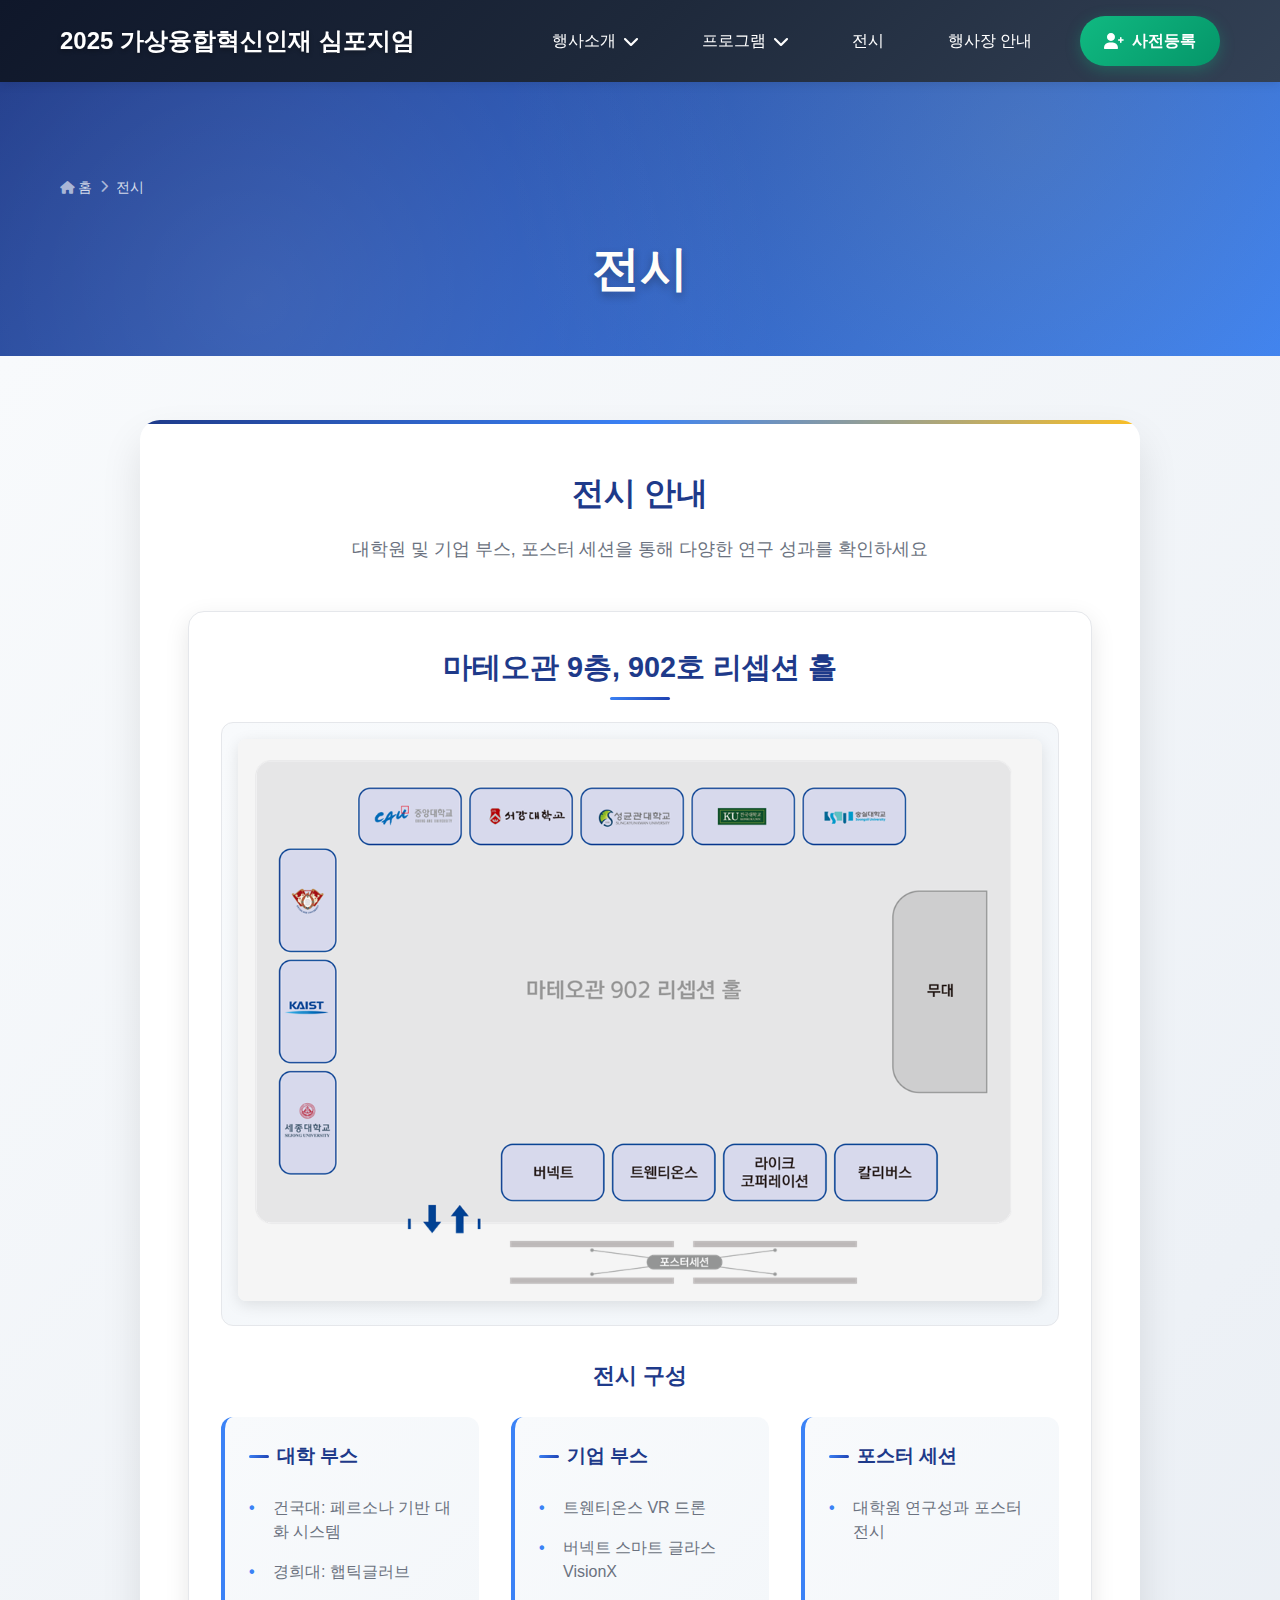
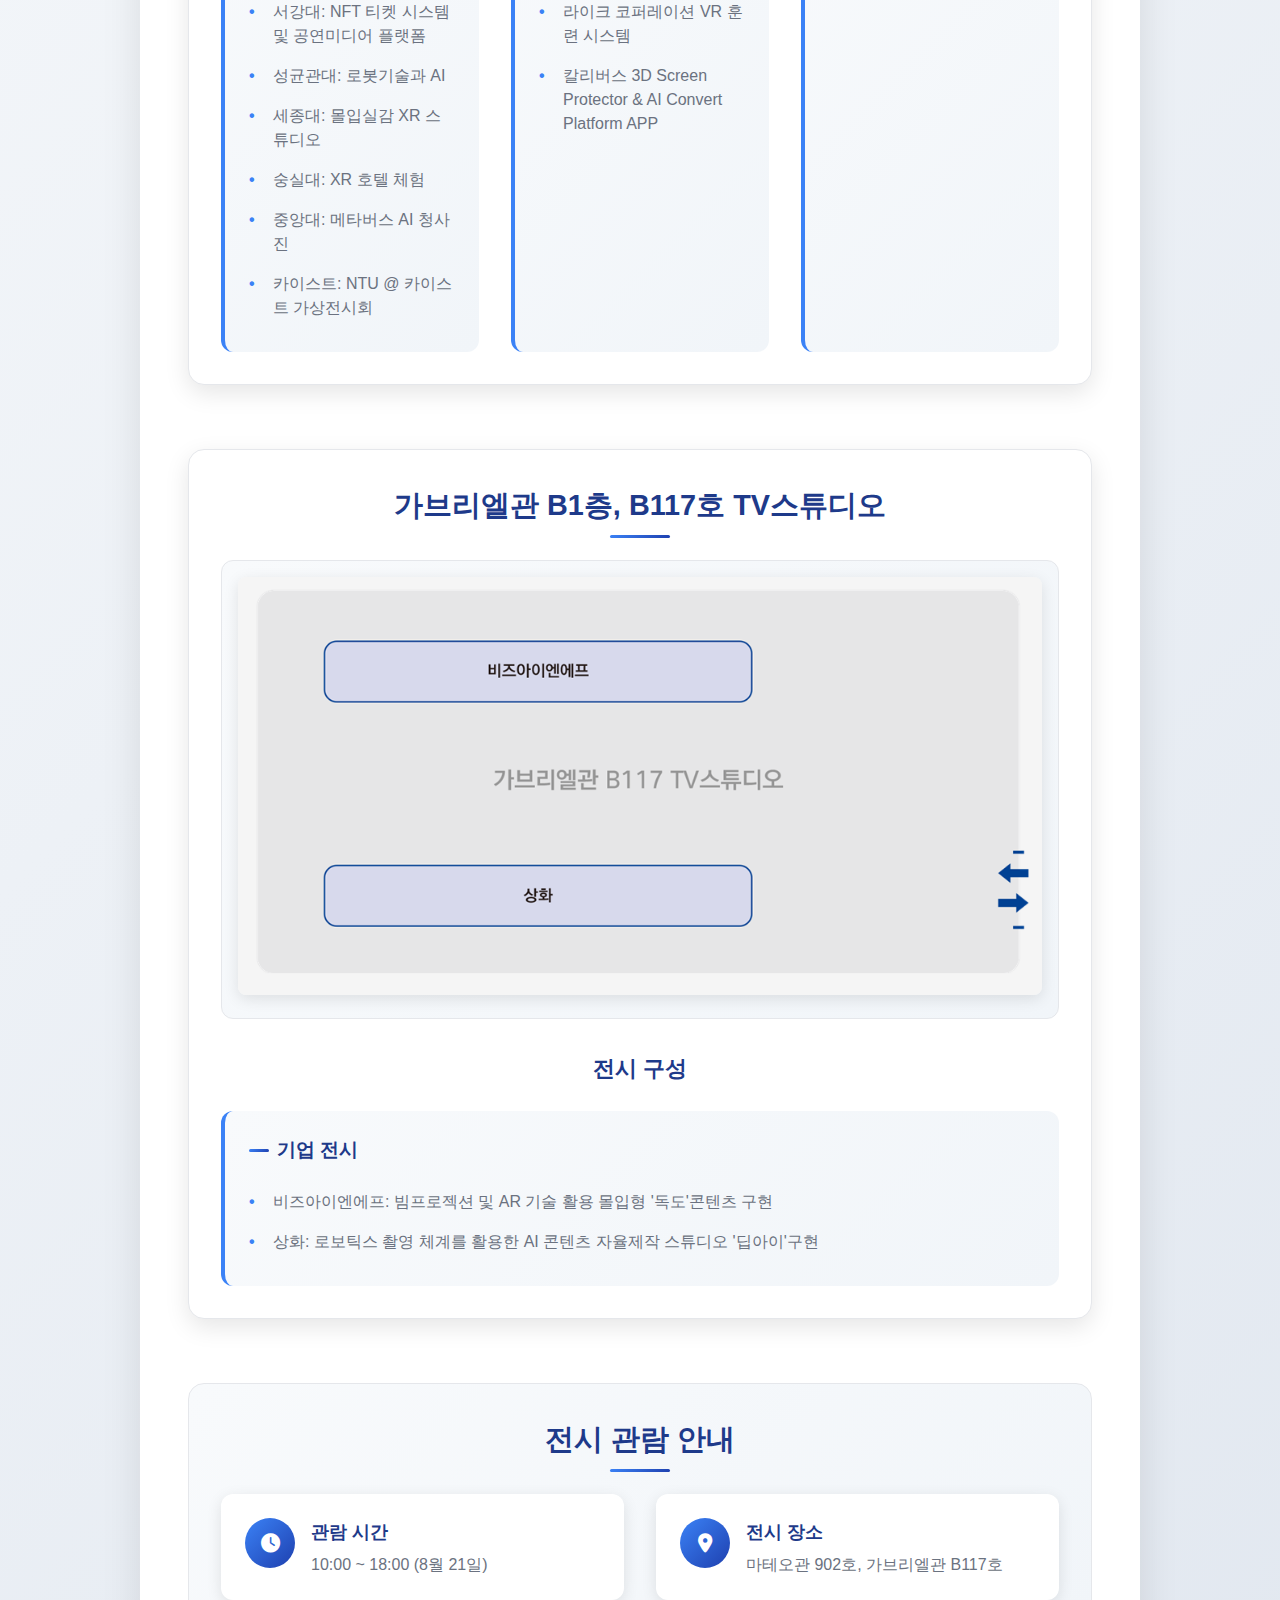
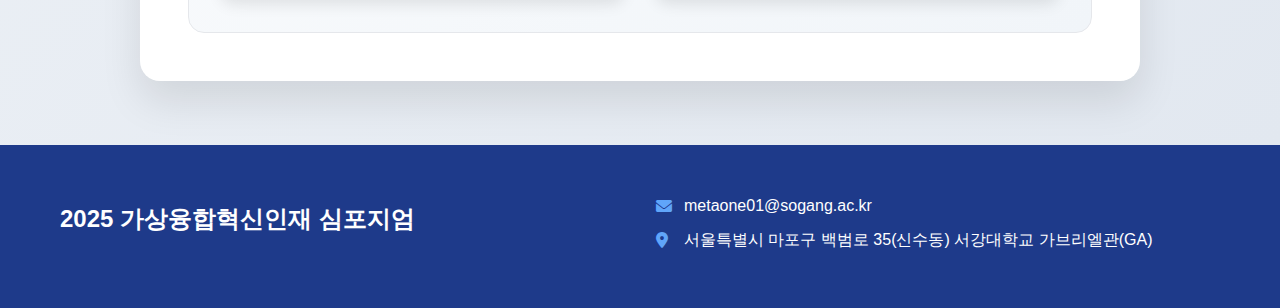
<file: exhibition.html>
<!DOCTYPE html>
<html lang="ko">
<head>
    <title>전시 - 2025 가상융합혁신인재 심포지엄</title>
    
    <!-- Page-specific meta tags -->
    <meta name="description" content="2025 가상융합혁신인재 심포지엄 전시 안내. 대학부스, 기업부스, 포스터세션 등 다양한 전시 프로그램">
    <meta name="keywords" content="2025, 가상융합, 혁신인재, 심포지엄, 전시, 대학부스, 기업부스, 포스터세션, VR, AR, AI">
    
    <!-- Open Graph / Facebook -->
    <meta property="og:title" content="전시 - 2025 가상융합혁신인재 심포지엄">
    <meta property="og:description" content="2025 가상융합혁신인재 심포지엄 전시 안내. 대학부스, 기업부스, 포스터세션 등 다양한 전시 프로그램">
    <meta property="og:url" content="http://vcgs-symposium.kr/exhibition.html">
    <meta property="og:image" content="http://vcgs-symposium.kr/img/main_banner1.png">
    
    <!-- Twitter -->
    <meta name="twitter:title" content="전시 - 2025 가상융합혁신인재 심포지엄">
    <meta name="twitter:description" content="2025 가상융합혁신인재 심포지엄 전시 안내. 대학부스, 기업부스, 포스터세션 등 다양한 전시 프로그램">
    <meta name="twitter:image" content="http://vcgs-symposium.kr/img/main_banner1.png">
    
    <!-- Canonical URL -->
    <link rel="canonical" href="http://vcgs-symposium.kr/exhibition.html">
    <link rel="stylesheet" href="styles.css">
    <link rel="stylesheet" href="program-detail.css">
    <link rel="stylesheet" href="exhibition.css">
    <link href="https://fonts.googleapis.com/css2?family=Noto+Sans+KR:wght@300;400;500;600;700&family=Noto+Sans:wght@300;400;500;600;700&display=swap" rel="stylesheet">
    <link rel="stylesheet" href="https://cdnjs.cloudflare.com/ajax/libs/font-awesome/6.0.0/css/all.min.css">
</head>
<body>
    <!-- Header Container -->
    <div id="header-container"></div>

    <!-- Page Header -->
    <section class="page-header">
        <div class="container">
            <nav class="breadcrumb">
                <a href="index.html"><i class="fas fa-home"></i> 홈</a>
                <i class="fas fa-chevron-right"></i>
                <span>전시</span>
            </nav>
            <h1 class="page-title">전시</h1>
        </div>
    </section>

    <!-- Main Content -->
    <section class="main-content">
        <div class="container">
            <div class="content-card">
                <div class="content-header">
                    <h2>전시 안내</h2>
                    <p>대학원 및 기업 부스, 포스터 세션을 통해 다양한 연구 성과를 확인하세요</p>
                </div>
                
                <!-- Exhibition Maps -->
                <div class="exhibition-maps">
                    <!-- Map 1: 마테오관 902 리셉션 홀 -->
                    <div class="map-section">
                        <h3 class="map-title">마테오관 9층, 902호 리셉션 홀</h3>
                        <div class="map-container">
                            <img src="img/map1.png" alt="마테오관 902 리셉션 홀 전시 안내도" class="exhibition-map">
                        </div>
                        <div class="map-description">
                            <h4>전시 구성</h4>
                            <div class="exhibition-info">
                                <div class="info-section">
                                    <h5>대학 부스</h5>
                                    <ul>
                                        <li>건국대: 페르소나 기반 대화 시스템</li>
                                        <li>경희대: 햅틱글러브</li>
                                        <li>서강대: NFT 티켓 시스템 및 공연미디어 플랫폼</li>
                                        <li>성균관대: 로봇기술과 AI</li>
                                        <li>세종대: 몰입실감 XR 스튜디오</li>
                                        <li>숭실대: XR 호텔 체험</li>
                                        <li>중앙대: 메타버스 AI 청사진</li>
                                        <li>카이스트: NTU @ 카이스트 가상전시회</li>
                                    </ul>
                                </div>
                                <div class="info-section">
                                    <h5>기업 부스</h5>
                                    <ul>
                                        <li>트웬티온스 VR 드론</li>
                                        <li>버넥트 스마트 글라스 VisionX</li>
                                        <li>라이크 코퍼레이션 VR 훈련 시스템</li>
                                        <li>칼리버스 3D Screen Protector & AI Convert Platform APP</li>
                                    </ul>
                                </div>
                                <div class="info-section">
                                    <h5>포스터 세션</h5>
                                    <ul>
                                        <li>대학원 연구성과 포스터 전시</li>
                                    </ul>
                                </div>
                            </div>
                        </div>
                    </div>

                    <!-- Map 2: 가브리엘관 B117 TV스튜디오 -->
                    <div class="map-section">
                        <h3 class="map-title">가브리엘관 B1층, B117호 TV스튜디오</h3>
                        <div class="map-container">
                            <img src="img/map2.png" alt="가브리엘관 B117 TV스튜디오 전시 안내도" class="exhibition-map">
                        </div>
                        <div class="map-description">
                            <h4>전시 구성</h4>
                            <div class="exhibition-info">
                                <div class="info-section">
                                    <h5>기업 전시</h5>
                                    <ul>
                                        <li>비즈아이엔에프: 빔프로젝션 및 AR 기술 활용 몰입형 '독도'콘텐츠 구현</li>
                                        <li>상화: 로보틱스 촬영 체계를 활용한 AI 콘텐츠 자율제작 스튜디오 '딥아이'구현</li>
                                    </ul>
                                </div>
                            </div>
                        </div>
                    </div>
                </div>

                <!-- Exhibition Guide -->
                <div class="exhibition-guide">
                    <h3 class="guide-title">전시 관람 안내</h3>
                    <div class="guide-content">
                        <div class="guide-item">
                            <div class="guide-icon">
                                <i class="fas fa-clock"></i>
                            </div>
                            <div class="guide-text">
                                <h4>관람 시간</h4>
                                <p>10:00 ~ 18:00 (8월 21일)</p>
                            </div>
                        </div>
                        <div class="guide-item">
                            <div class="guide-icon">
                                <i class="fas fa-map-marker-alt"></i>
                            </div>
                            <div class="guide-text">
                                <h4>전시 장소</h4>
                                <p>마테오관 902호, 가브리엘관 B117호</p>
                            </div>
                        </div>
                    </div>
                </div>
            </div>
        </div>
    </section>

    <!-- Footer -->
    <div id="footer-container"></div>

    <script src="https://code.jquery.com/jquery-3.6.0.min.js"></script>
    <script src="script.js"></script>
</body>
</html>
</file>
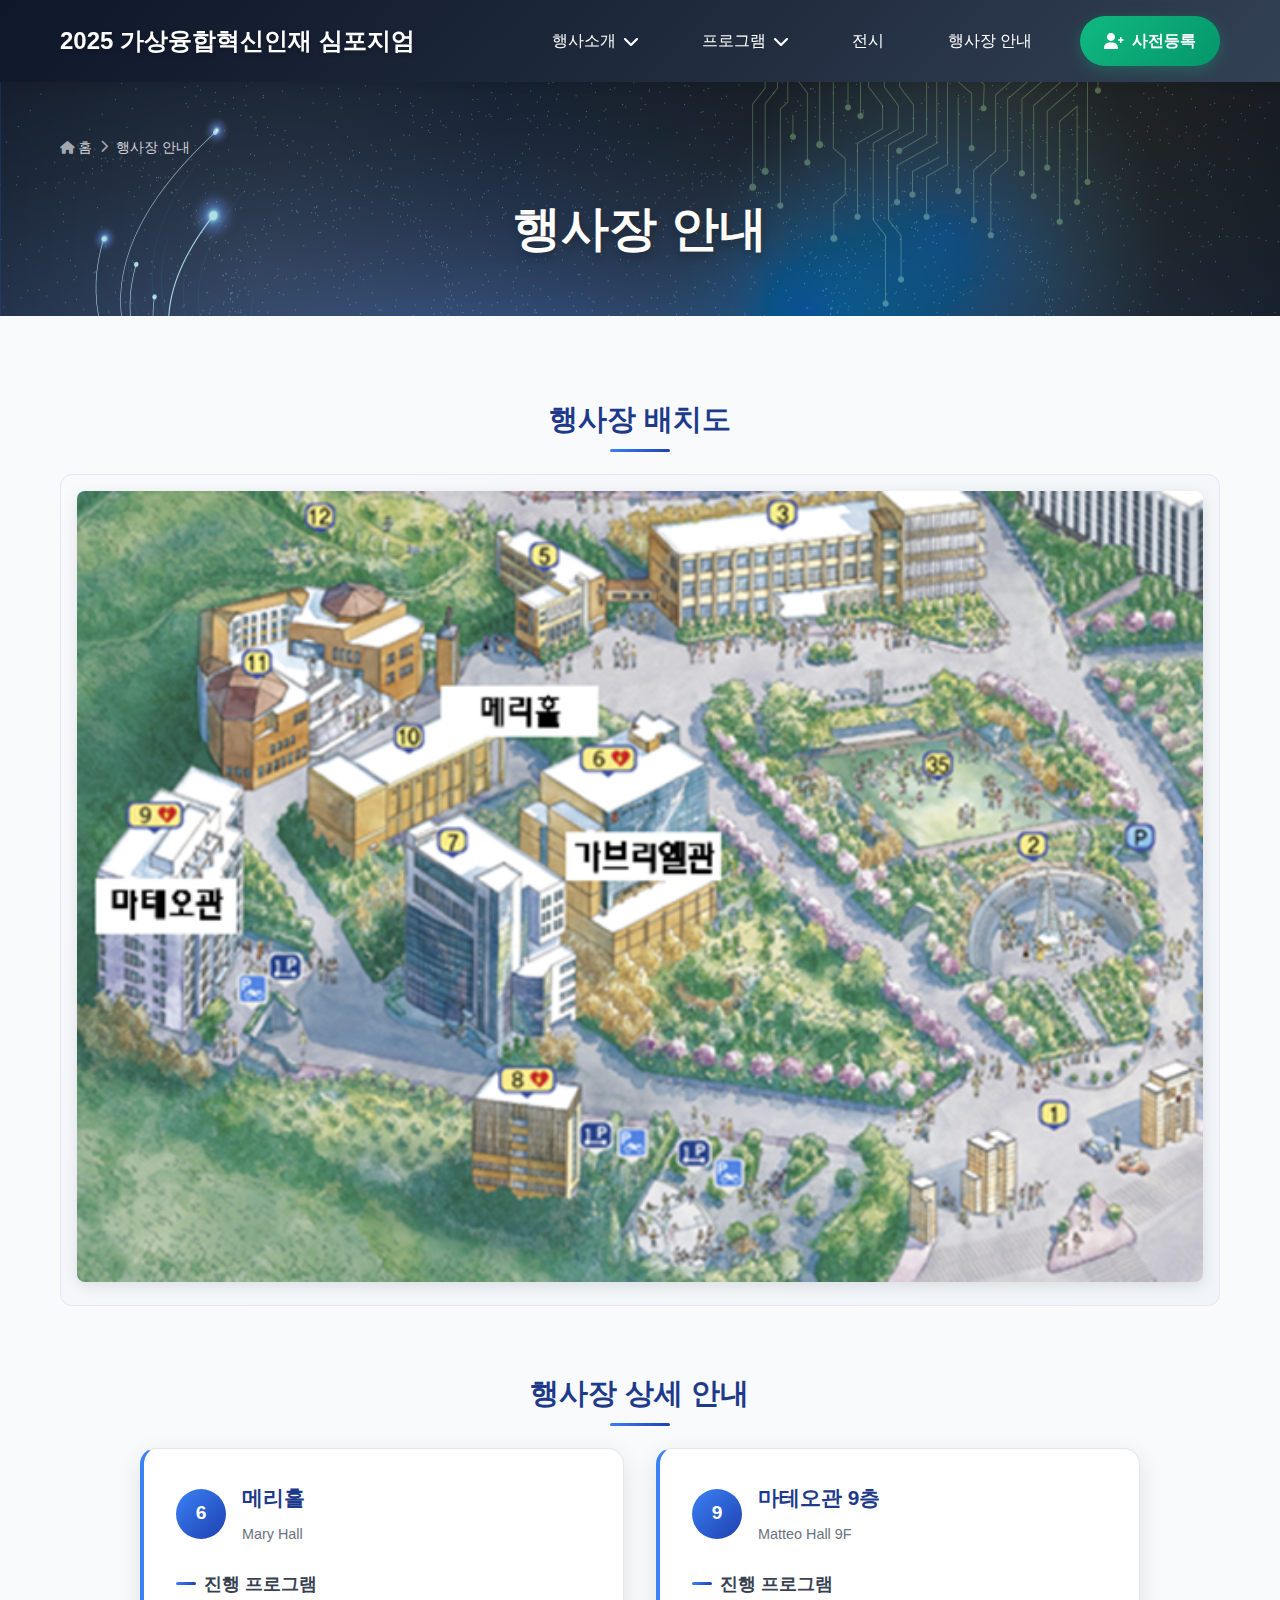
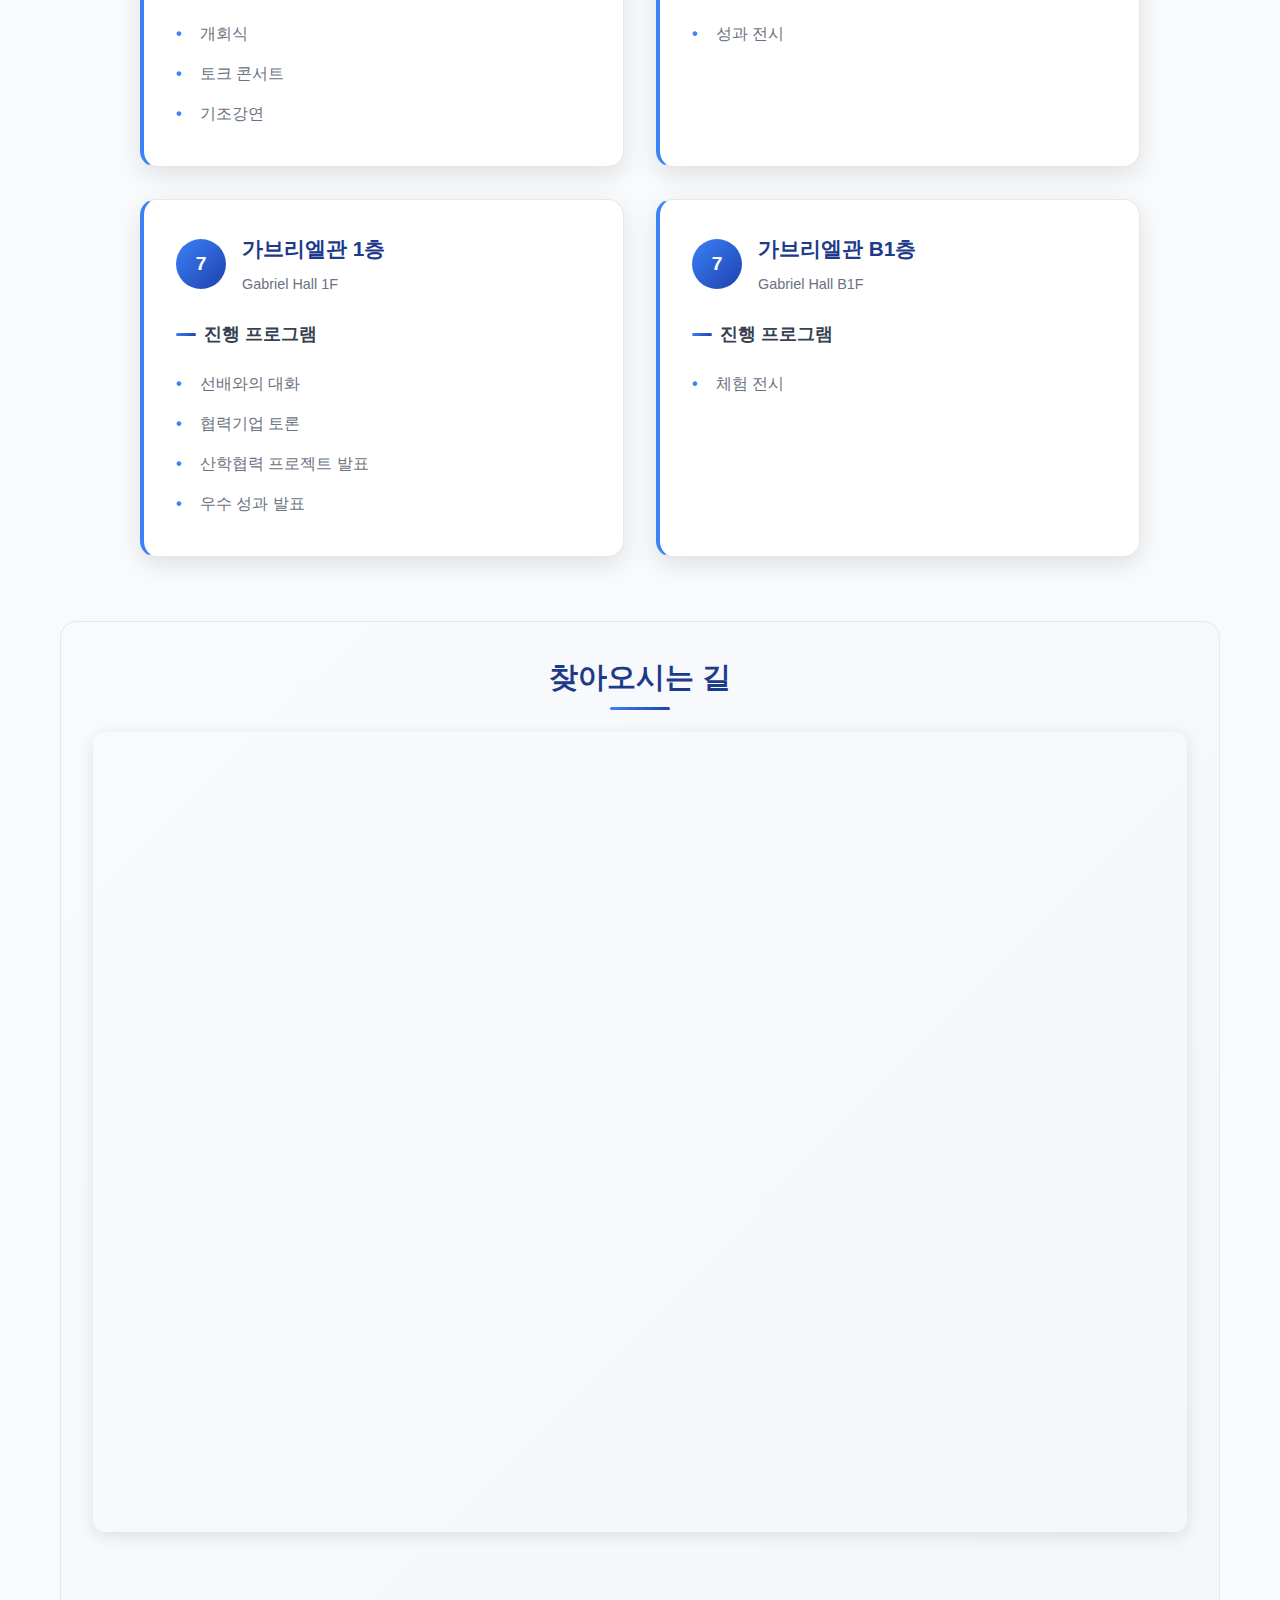
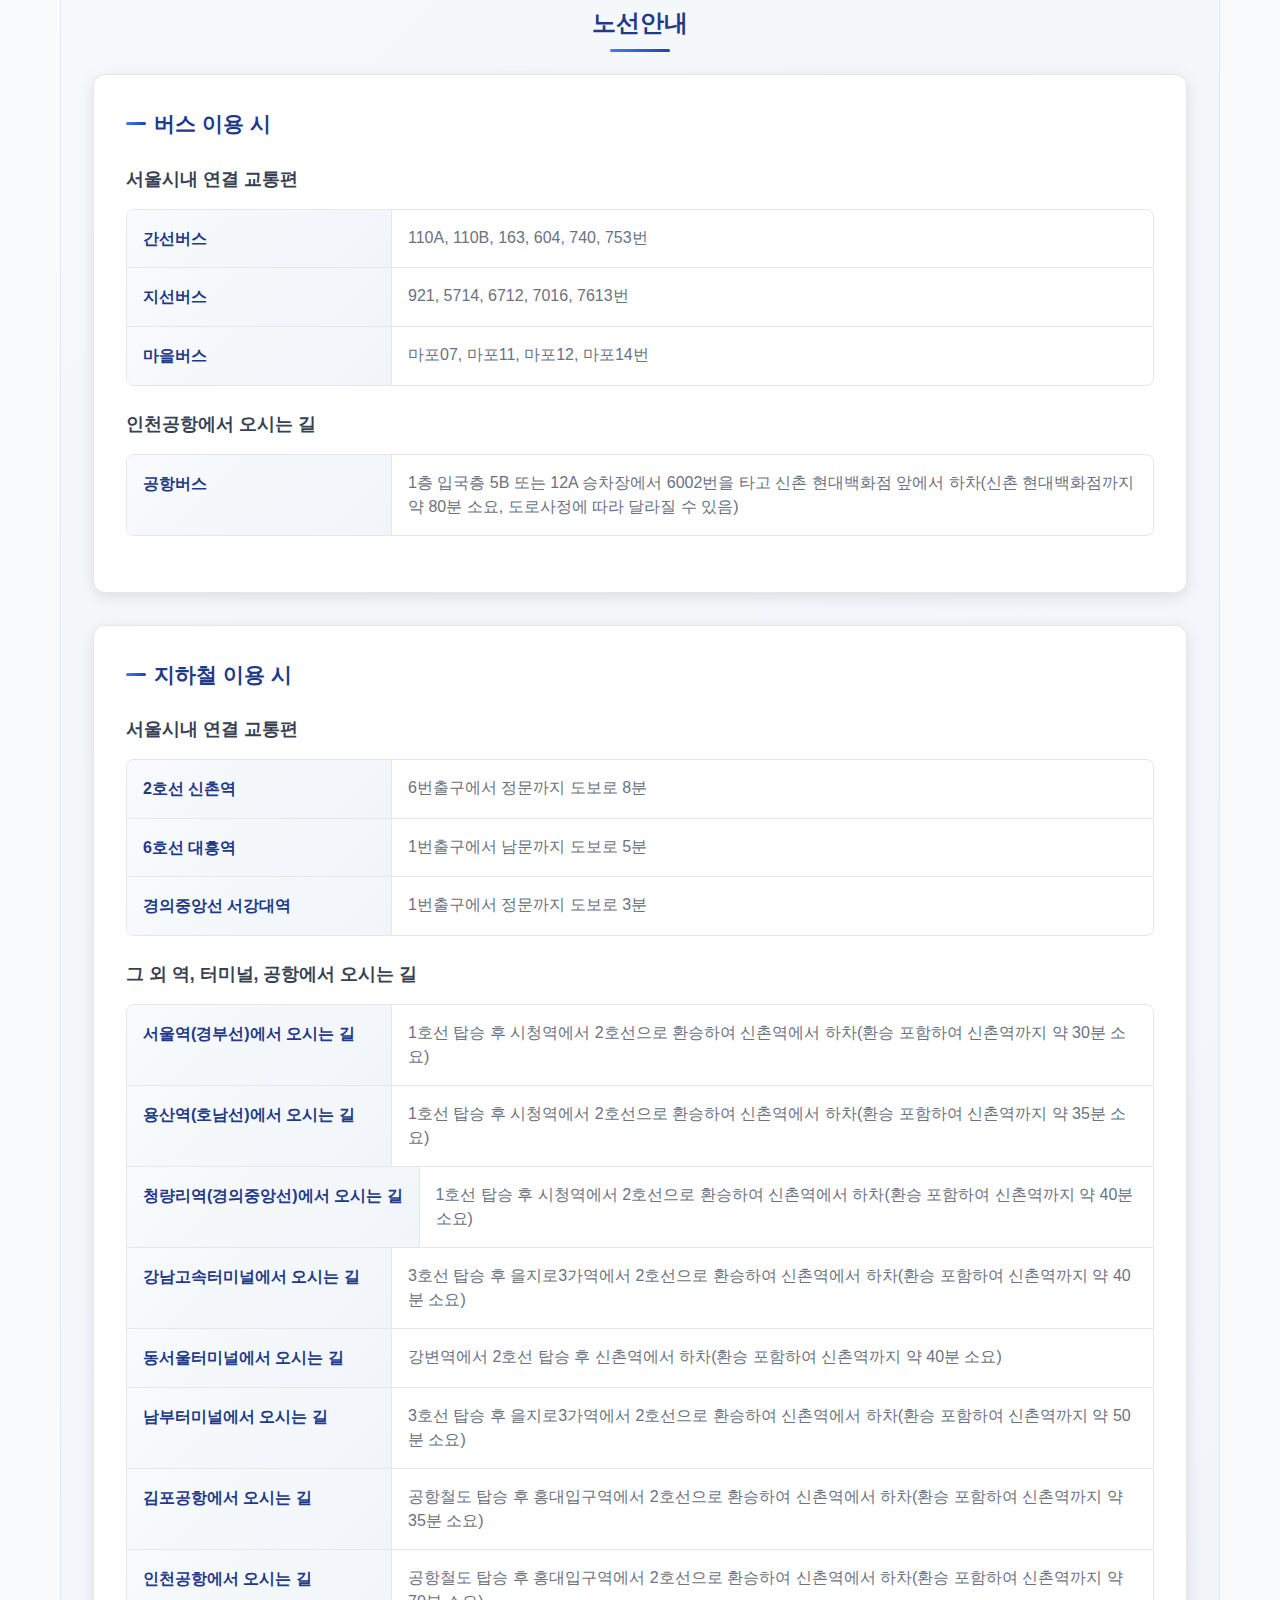
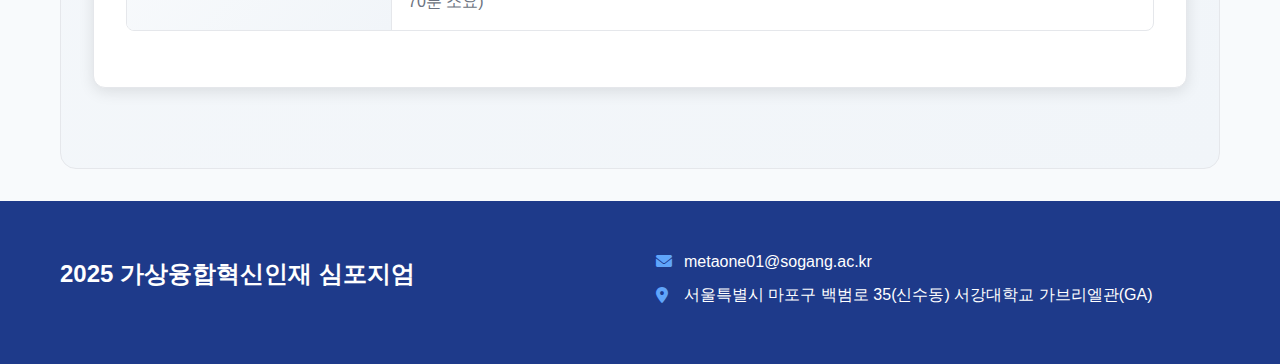
<file: venue.html>
<!DOCTYPE html>
<html lang="ko">
<head>
    <meta charset="UTF-8">
    <meta name="viewport" content="width=device-width, initial-scale=1.0">
    <title>행사장 안내 - 2025 가상융합혁신인재 심포지엄</title>
    <link rel="stylesheet" href="styles.css">
    <link rel="stylesheet" href="venue.css">
    <link href="https://fonts.googleapis.com/css2?family=Noto+Sans+KR:wght@300;400;500;600;700&family=Noto+Sans:wght@300;400;500;600;700&display=swap" rel="stylesheet">
    <link rel="stylesheet" href="https://cdnjs.cloudflare.com/ajax/libs/font-awesome/6.0.0/css/all.min.css">
</head>
<body>
    <!-- Header Container -->
    <div id="header-container"></div>

    <!-- Page Header -->
    <section class="page-header">
        <div class="container">
            <nav class="breadcrumb">
                <a href="index.html"><i class="fas fa-home"></i> 홈</a>
                <i class="fas fa-chevron-right"></i>
                <span>행사장 안내</span>
            </nav>
            <h1 class="page-title">행사장 안내</h1>
        </div>
    </section>

    <!-- Main Content -->
    <section class="main-content">
        <div class="container">
            <div class="content-card">
                
                <!-- Venue Map -->
                <div class="venue-map-section">
                    <h3 class="map-title">행사장 배치도</h3>
                    <div class="map-container">
                        <img src="img/map3.png" alt="서강대학교 행사장 배치도" class="venue-map">
                    </div>
                </div>

                <!-- Venue Details -->
                <div class="venue-details">
                    <h3 class="details-title">행사장 상세 안내</h3>
                    
                    <div class="venue-grid">
                        <!-- 메리홀 -->
                        <div class="venue-item">
                            <div class="venue-header">
                                <div class="venue-number">6</div>
                                <div class="venue-info">
                                    <h4 class="venue-name">메리홀</h4>
                                    <p class="venue-location">Mary Hall</p>
                                </div>
                            </div>
                            <div class="venue-programs">
                                <h5>진행 프로그램</h5>
                                <ul>
                                    <li>개회식</li>
                                    <li>토크 콘서트</li>
                                    <li>기조강연</li>
                                </ul>
                            </div>
                        </div>

                        <!-- 마테오관 9층 -->
                        <div class="venue-item">
                            <div class="venue-header">
                                <div class="venue-number">9</div>
                                <div class="venue-info">
                                    <h4 class="venue-name">마테오관 9층</h4>
                                    <p class="venue-location">Matteo Hall 9F</p>
                                </div>
                            </div>
                            <div class="venue-programs">
                                <h5>진행 프로그램</h5>
                                <ul>
                                    <li>성과 전시</li>
                                </ul>
                            </div>
                        </div>

                        <!-- 가브리엘관 1층 -->
                        <div class="venue-item">
                            <div class="venue-header">
                                <div class="venue-number">7</div>
                                <div class="venue-info">
                                    <h4 class="venue-name">가브리엘관 1층</h4>
                                    <p class="venue-location">Gabriel Hall 1F</p>
                                </div>
                            </div>
                            <div class="venue-programs">
                                <h5>진행 프로그램</h5>
                                <ul>
                                    <li>선배와의 대화</li>
                                    <li>협력기업 토론</li>
                                    <li>산학협력 프로젝트 발표</li>
                                    <li>우수 성과 발표</li>
                                </ul>
                            </div>
                        </div>

                        <!-- 가브리엘관 B1층 -->
                        <div class="venue-item">
                            <div class="venue-header">
                                <div class="venue-number">7</div>
                                <div class="venue-info">
                                    <h4 class="venue-name">가브리엘관 B1층</h4>
                                    <p class="venue-location">Gabriel Hall B1F</p>
                                </div>
                            </div>
                            <div class="venue-programs">
                                <h5>진행 프로그램</h5>
                                <ul>
                                    <li>체험 전시</li>
                                </ul>
                            </div>
                        </div>
                    </div>
                </div>

                <!-- Venue Guide -->
                <div class="venue-guide">
                    <h3 class="guide-title">찾아오시는 길</h3>
                    
                    <iframe title="sogang-kakao-map" src="https://map.kakao.com/link/to/서강대서울캠퍼스,37.55109305374501, 126.94011780401055" width="100%" height="100%" id="mapIframe" style="overflow: hidden;">카카오맵 서강대서울캠퍼스
                    </iframe>                    
                    <!-- Transportation Guide -->
                    <div class="transportation-guide">
                        <div class="guide-section">
                            <h4 class="section-title">노선안내</h4>
                            
                            <!-- Bus Information -->
                            <div class="transport-item">
                                <h5 class="transport-title">버스 이용 시</h5>
                                <div class="transport-content">
                                    <h6>서울시내 연결 교통편</h6>
                                    <div class="transport-table">
                                        <div class="table-row">
                                            <div class="table-header">간선버스</div>
                                            <div class="table-content">110A, 110B, 163, 604, 740, 753번</div>
                                        </div>
                                        <div class="table-row">
                                            <div class="table-header">지선버스</div>
                                            <div class="table-content">921, 5714, 6712, 7016, 7613번</div>
                                        </div>
                                        <div class="table-row">
                                            <div class="table-header">마을버스</div>
                                            <div class="table-content">마포07, 마포11, 마포12, 마포14번</div>
                                        </div>
                                    </div>
                                    
                                    <h6>인천공항에서 오시는 길</h6>
                                    <div class="transport-table">
                                        <div class="table-row">
                                            <div class="table-header">공항버스</div>
                                            <div class="table-content">1층 입국층 5B 또는 12A 승차장에서 6002번을 타고 신촌 현대백화점 앞에서 하차(신촌 현대백화점까지 약 80분 소요, 도로사정에 따라 달라질 수 있음)</div>
                                        </div>
                                    </div>
                                </div>
                            </div>
                            
                            <!-- Subway Information -->
                            <div class="transport-item">
                                <h5 class="transport-title">지하철 이용 시</h5>
                                <div class="transport-content">
                                    <h6>서울시내 연결 교통편</h6>
                                    <div class="transport-table">
                                        <div class="table-row">
                                            <div class="table-header">2호선 신촌역</div>
                                            <div class="table-content">6번출구에서 정문까지 도보로 8분</div>
                                        </div>
                                        <div class="table-row">
                                            <div class="table-header">6호선 대흥역</div>
                                            <div class="table-content">1번출구에서 남문까지 도보로 5분</div>
                                        </div>
                                        <div class="table-row">
                                            <div class="table-header">경의중앙선 서강대역</div>
                                            <div class="table-content">1번출구에서 정문까지 도보로 3분</div>
                                        </div>
                                    </div>
                                    
                                    <h6>그 외 역, 터미널, 공항에서 오시는 길</h6>
                                    <div class="transport-table">
                                        <div class="table-row">
                                            <div class="table-header">서울역(경부선)에서 오시는 길</div>
                                            <div class="table-content">1호선 탑승 후 시청역에서 2호선으로 환승하여 신촌역에서 하차(환승 포함하여 신촌역까지 약 30분 소요)</div>
                                        </div>
                                        <div class="table-row">
                                            <div class="table-header">용산역(호남선)에서 오시는 길</div>
                                            <div class="table-content">1호선 탑승 후 시청역에서 2호선으로 환승하여 신촌역에서 하차(환승 포함하여 신촌역까지 약 35분 소요)</div>
                                        </div>
                                        <div class="table-row">
                                            <div class="table-header">청량리역(경의중앙선)에서 오시는 길</div>
                                            <div class="table-content">1호선 탑승 후 시청역에서 2호선으로 환승하여 신촌역에서 하차(환승 포함하여 신촌역까지 약 40분 소요)</div>
                                        </div>
                                        <div class="table-row">
                                            <div class="table-header">강남고속터미널에서 오시는 길</div>
                                            <div class="table-content">3호선 탑승 후 을지로3가역에서 2호선으로 환승하여 신촌역에서 하차(환승 포함하여 신촌역까지 약 40분 소요)</div>
                                        </div>
                                        <div class="table-row">
                                            <div class="table-header">동서울터미널에서 오시는 길</div>
                                            <div class="table-content">강변역에서 2호선 탑승 후 신촌역에서 하차(환승 포함하여 신촌역까지 약 40분 소요)</div>
                                        </div>
                                        <div class="table-row">
                                            <div class="table-header">남부터미널에서 오시는 길</div>
                                            <div class="table-content">3호선 탑승 후 을지로3가역에서 2호선으로 환승하여 신촌역에서 하차(환승 포함하여 신촌역까지 약 50분 소요)</div>
                                        </div>
                                        <div class="table-row">
                                            <div class="table-header">김포공항에서 오시는 길</div>
                                            <div class="table-content">공항철도 탑승 후 홍대입구역에서 2호선으로 환승하여 신촌역에서 하차(환승 포함하여 신촌역까지 약 35분 소요)</div>
                                        </div>
                                        <div class="table-row">
                                            <div class="table-header">인천공항에서 오시는 길</div>
                                            <div class="table-content">공항철도 탑승 후 홍대입구역에서 2호선으로 환승하여 신촌역에서 하차(환승 포함하여 신촌역까지 약 70분 소요)</div>
                                        </div>
                                    </div>
                                </div>
                            </div>
                        </div>
                    </div>
                </div>
            </div>
        </div>
    </section>

    <!-- Footer -->
    <footer class="footer">
        <div class="container">
            <div class="footer-content">
                <div class="footer-logo">
                    <h3>2025 가상융합혁신인재 심포지엄</h3>
                </div>
                <div class="footer-info">
                    <p><i class="fas fa-envelope"></i> metaone01@sogang.ac.kr</p>
                    <p><i class="fas fa-map-marker-alt"></i> 서울특별시 마포구 백범로 35(신수동) 서강대학교 가브리엘관(GA)</p>
                </div>
            </div>
        </div>
    </footer>

    <script src="https://code.jquery.com/jquery-3.6.0.min.js"></script>
    <script src="script.js"></script>
</body>
</html>
</file>
<file: program-detail.css>
/* Page Header Styles */
.page-header {
    background: linear-gradient(135deg, #1e3a8a 0%, #3b82f6 100%);
    padding: 6rem 0 3rem;
    margin-top: 80px;
    position: relative;
    overflow: hidden;
}

.page-header::before {
    content: '';
    position: absolute;
    top: 0;
    left: 0;
    right: 0;
    bottom: 0;
    background: 
        radial-gradient(circle at 20% 80%, rgba(255, 255, 255, 0.1) 0%, transparent 50%),
        radial-gradient(circle at 80% 20%, rgba(251, 191, 36, 0.1) 0%, transparent 50%);
    pointer-events: none;
}

.breadcrumb {
    display: flex;
    align-items: center;
    gap: 0.5rem;
    margin-bottom: 2rem;
    font-size: 0.9rem;
    color: rgba(255, 255, 255, 0.8);
}

.breadcrumb a {
    color: rgba(255, 255, 255, 0.8);
    text-decoration: none;
    transition: color 0.3s ease;
}

.breadcrumb a:hover {
    color: #fbbf24;
}

.breadcrumb i {
    font-size: 0.8rem;
    color: rgba(255, 255, 255, 0.6);
}

.page-title {
    font-size: 3rem;
    font-weight: 700;
    color: white;
    text-align: center;
    margin: 0;
    text-shadow: 0 4px 8px rgba(0, 0, 0, 0.3);
}

/* Program Navigation */
.program-navigation {
    background: white;
    padding: 2rem 0;
    border-bottom: 1px solid #e5e7eb;
}

.nav-buttons {
    display: flex;
    justify-content: center;
    gap: 1rem;
    flex-wrap: wrap;
}

.program-nav-btn {
    display: flex;
    flex-direction: column;
    align-items: center;
    gap: 0.5rem;
    padding: 1rem 1.5rem;
    background: white;
    border: 2px solid #e5e7eb;
    border-radius: 25px;
    text-decoration: none;
    color: #3b82f6;
    font-weight: 500;
    transition: all 0.3s ease;
    min-width: 120px;
    text-align: center;
}

.program-nav-btn:hover {
    border-color: #3b82f6;
    background: #f8fafc;
    transform: translateY(-2px);
    box-shadow: 0 4px 15px rgba(59, 130, 246, 0.2);
}

.program-nav-btn.active {
    background: #3b82f6;
    color: white;
    border-color: #3b82f6;
}

.program-nav-btn i {
    font-size: 1.5rem;
    margin-bottom: 0.25rem;
}

.program-nav-btn span {
    font-size: 0.9rem;
    line-height: 1.2;
}

/* Main Content */
.main-content {
    padding: 4rem 0;
    background: linear-gradient(135deg, #f8fafc 0%, #e2e8f0 100%);
    min-height: 60vh;
}

.content-card {
    background: white;
    border-radius: 20px;
    box-shadow: 0 20px 40px rgba(0, 0, 0, 0.1);
    padding: 3rem;
    max-width: 1000px;
    margin: 0 auto;
    position: relative;
    overflow: hidden;
}

.content-card::before {
    content: '';
    position: absolute;
    top: 0;
    left: 0;
    right: 0;
    height: 4px;
    background: linear-gradient(135deg, #1e3a8a 0%, #3b82f6 50%, #fbbf24 100%);
}

.content-header {
    text-align: center;
    margin-bottom: 3rem;
}

.content-header h2 {
    font-size: 2rem;
    font-weight: 700;
    color: #1e3a8a;
    margin-bottom: 1rem;
}

.content-header p {
    color: #6b7280;
    font-size: 1.1rem;
    line-height: 1.6;
}

/* Program Overview */
.program-overview {
    display: grid;
    grid-template-columns: repeat(auto-fit, minmax(300px, 1fr));
    gap: 2rem;
}

.program-item {
    background: linear-gradient(135deg, #f8fafc 0%, #f1f5f9 100%);
    border-radius: 16px;
    padding: 2rem;
    border: 1px solid #e5e7eb;
    transition: all 0.3s ease;
    position: relative;
    overflow: hidden;
}

.program-item::before {
    content: '';
    position: absolute;
    top: 0;
    left: 0;
    width: 4px;
    height: 100%;
    background: linear-gradient(135deg, #3b82f6 0%, #1e40af 100%);
}

.program-item:hover {
    transform: translateY(-5px);
    box-shadow: 0 15px 30px rgba(0, 0, 0, 0.1);
}

.program-icon {
    width: 60px;
    height: 60px;
    background: linear-gradient(135deg, #3b82f6 0%, #1e40af 100%);
    border-radius: 50%;
    display: flex;
    align-items: center;
    justify-content: center;
    color: white;
    font-size: 1.5rem;
    margin-bottom: 1.5rem;
    box-shadow: 0 4px 15px rgba(59, 130, 246, 0.3);
}

.program-info h3 {
    font-size: 1.3rem;
    font-weight: 600;
    color: #1e3a8a;
    margin-bottom: 1rem;
}

.program-info p {
    color: #6b7280;
    line-height: 1.6;
    margin-bottom: 1.5rem;
}

.program-link {
    display: inline-flex;
    align-items: center;
    gap: 0.5rem;
    color: #3b82f6;
    text-decoration: none;
    font-weight: 500;
    transition: all 0.3s ease;
}

.program-link:hover {
    color: #1e40af;
    transform: translateX(5px);
}

.program-link i {
    font-size: 0.9rem;
    transition: transform 0.3s ease;
}

.program-link:hover i {
    transform: translateX(3px);
}

/* Program Detail Styles */
.program-detail {
    margin-top: 2rem;
}

.detail-section {
    margin-bottom: 2rem;
    padding: 1.5rem;
    background: linear-gradient(135deg, #f8fafc 0%, #f1f5f9 100%);
    border-radius: 12px;
    border-left: 4px solid #3b82f6;
}

.detail-section h3 {
    display: flex;
    align-items: center;
    gap: 0.5rem;
    font-size: 1.2rem;
    font-weight: 600;
    color: #1e3a8a;
    margin-bottom: 1rem;
}

.detail-section h3 i {
    color: #3b82f6;
    width: 20px;
}

.detail-section p {
    color: #374151;
    line-height: 1.6;
    margin-bottom: 0.5rem;
}

.detail-section ul {
    list-style: none;
    padding: 0;
}

.detail-section ul li {
    color: #374151;
    line-height: 1.6;
    margin-bottom: 0.5rem;
    padding-left: 1.5rem;
    position: relative;
}

.detail-section ul li::before {
    content: '•';
    color: #3b82f6;
    font-weight: bold;
    position: absolute;
    left: 0;
}

/* Keynote Speakers Styles */
.keynote-speakers {
    margin-top: 3rem;
}

.speakers-title {
    font-size: 1.5rem;
    font-weight: 600;
    color: #1e3a8a;
    margin-bottom: 2rem;
    text-align: center;
    position: relative;
}

.speakers-title::after {
    content: '';
    position: absolute;
    bottom: -10px;
    left: 50%;
    transform: translateX(-50%);
    width: 60px;
    height: 3px;
    background: linear-gradient(135deg, #3b82f6 0%, #1e40af 100%);
    border-radius: 2px;
}

.speaker-card {
    background: white;
    border-radius: 16px;
    padding: 2rem;
    margin-bottom: 2rem;
    box-shadow: 0 8px 25px rgba(0, 0, 0, 0.1);
    border: 1px solid #e5e7eb;
    transition: all 0.3s ease;
    position: relative;
    overflow: hidden;
}

.speaker-card::before {
    content: '';
    position: absolute;
    top: 0;
    left: 0;
    width: 4px;
    height: 100%;
    background: linear-gradient(135deg, #3b82f6 0%, #1e40af 100%);
}

.speaker-card:hover {
    transform: translateY(-3px);
    box-shadow: 0 15px 35px rgba(0, 0, 0, 0.15);
}

.speaker-info {
    display: flex;
    align-items: flex-start;
    gap: 1.5rem;
    margin-bottom: 1.5rem;
}

.speaker-number {
    background: linear-gradient(135deg, #3b82f6 0%, #1e40af 100%);
    color: white;
    width: 40px;
    height: 40px;
    border-radius: 50%;
    display: flex;
    align-items: center;
    justify-content: center;
    font-weight: 600;
    font-size: 1.1rem;
    flex-shrink: 0;
}

.speaker-image {
    width: 80px;
    height: 80px;
    border-radius: 50%;
    background: linear-gradient(135deg, #f1f5f9 0%, #e2e8f0 100%);
    display: flex;
    align-items: center;
    justify-content: center;
    flex-shrink: 0;
}

.speaker-image i {
    font-size: 2.5rem;
    color: #64748b;
}

.speaker-details {
    flex: 1;
}

.speaker-name {
    font-size: 1.4rem;
    font-weight: 600;
    color: #1e3a8a;
    margin-bottom: 0.5rem;
}

.speaker-title {
    font-size: 1.1rem;
    color: #3b82f6;
    font-weight: 500;
    margin-bottom: 1rem;
}

.speaker-roles {
    font-size: 0.9rem;
    color: #6b7280;
    line-height: 1.5;
}

.current-role {
    margin-bottom: 0.5rem;
}

.current-role strong {
    color: #059669;
}

.previous-role strong {
    color: #dc2626;
}

.speaker-lecture {
    background: linear-gradient(135deg, #f8fafc 0%, #f1f5f9 100%);
    border-radius: 12px;
    padding: 1.5rem;
    border-left: 4px solid #3b82f6;
}

.lecture-time {
    font-size: 0.9rem;
    color: #3b82f6;
    font-weight: 500;
    margin-bottom: 0.5rem;
}

.lecture-title {
    font-size: 1.1rem;
    font-weight: 600;
    color: #1e3a8a;
    line-height: 1.4;
    margin: 0;
}

/* Talk Concert Illustration Styles */
.talk-concert-illustration {
    margin: 3rem 0;
    text-align: center;
}

.illustration-container {
    position: relative;
    max-width: 600px;
    margin: 0 auto;
    padding: 2rem;
    background: linear-gradient(135deg, #f8fafc 0%, #e2e8f0 100%);
    border-radius: 20px;
    box-shadow: 0 10px 30px rgba(0, 0, 0, 0.1);
}

.stage-area {
    position: relative;
    height: 120px;
    background: linear-gradient(135deg, #1e3a8a 0%, #3b82f6 100%);
    border-radius: 15px;
    margin-bottom: 2rem;
    display: flex;
    align-items: center;
    justify-content: center;
    overflow: hidden;
}

.microphone {
    position: relative;
    z-index: 3;
    width: 60px;
    height: 60px;
    background: white;
    border-radius: 50%;
    display: flex;
    align-items: center;
    justify-content: center;
    box-shadow: 0 4px 15px rgba(0, 0, 0, 0.3);
    animation: pulse 2s infinite;
}

.microphone i {
    font-size: 1.5rem;
    color: #3b82f6;
}

.spotlight {
    position: absolute;
    top: -20px;
    left: 50%;
    transform: translateX(-50%);
    width: 100px;
    height: 60px;
    background: radial-gradient(ellipse, rgba(255, 255, 255, 0.8) 0%, transparent 70%);
    animation: shine 3s infinite;
}

.audience-area {
    display: flex;
    flex-direction: column;
    gap: 1rem;
}

.audience-row {
    display: flex;
    justify-content: center;
    gap: 1rem;
}

.person {
    width: 40px;
    height: 40px;
    background: linear-gradient(135deg, #3b82f6 0%, #1e40af 100%);
    border-radius: 50%;
    display: flex;
    align-items: center;
    justify-content: center;
    color: white;
    animation: bounce 2s infinite;
}

.person:nth-child(2) {
    animation-delay: 0.2s;
}

.person:nth-child(3) {
    animation-delay: 0.4s;
}

.person:nth-child(4) {
    animation-delay: 0.6s;
}

/* Participants Section */
.participants-section {
    margin-top: 3rem;
}

.participants-title {
    font-size: 1.5rem;
    font-weight: 600;
    color: #1e3a8a;
    margin-bottom: 2rem;
    text-align: center;
    position: relative;
}

.participants-title::after {
    content: '';
    position: absolute;
    bottom: -10px;
    left: 50%;
    transform: translateX(-50%);
    width: 60px;
    height: 3px;
    background: linear-gradient(135deg, #3b82f6 0%, #1e40af 100%);
    border-radius: 2px;
}

.participants-grid {
    display: grid;
    grid-template-columns: repeat(2, 1fr);
    gap: 1.5rem;
    max-width: 800px;
    margin: 0 auto;
}

.participant-card {
    background: white;
    border-radius: 12px;
    padding: 1.5rem;
    box-shadow: 0 4px 15px rgba(0, 0, 0, 0.1);
    border: 1px solid #e5e7eb;
    transition: all 0.3s ease;
    display: flex;
    align-items: center;
    gap: 1rem;
}

.participant-card:hover {
    transform: translateY(-3px);
    box-shadow: 0 8px 25px rgba(0, 0, 0, 0.15);
}

.participant-icon {
    width: 50px;
    height: 50px;
    background: linear-gradient(135deg, #3b82f6 0%, #1e40af 100%);
    border-radius: 50%;
    display: flex;
    align-items: center;
    justify-content: center;
    color: white;
    font-size: 1.2rem;
    flex-shrink: 0;
}

.participant-info h4 {
    font-size: 1.1rem;
    font-weight: 600;
    color: #1e3a8a;
    margin-bottom: 0.5rem;
}

.participant-info p {
    font-size: 0.9rem;
    color: #6b7280;
    line-height: 1.4;
    margin: 0;
}

/* Animations */
@keyframes pulse {
    0%, 100% {
        transform: scale(1);
    }
    50% {
        transform: scale(1.05);
    }
}

@keyframes shine {
    0%, 100% {
        opacity: 0.6;
    }
    50% {
        opacity: 1;
    }
}

@keyframes bounce {
    0%, 100% {
        transform: translateY(0);
    }
    50% {
        transform: translateY(-5px);
    }
}

/* Dialogue Illustration Styles */
.dialogue-illustration {
    margin: 3rem 0;
    text-align: center;
}

.dialogue-illustration .illustration-container {
    position: relative;
    max-width: 700px;
    margin: 0 auto;
    padding: 2rem;
    background: linear-gradient(135deg, #f8fafc 0%, #e2e8f0 100%);
    border-radius: 20px;
    box-shadow: 0 10px 30px rgba(0, 0, 0, 0.1);
}

.panel-area {
    background: linear-gradient(135deg, #1e3a8a 0%, #3b82f6 100%);
    border-radius: 15px;
    padding: 1.5rem;
    margin-bottom: 2rem;
    color: white;
}

.panel-title {
    font-size: 1.2rem;
    font-weight: 600;
    margin-bottom: 1rem;
    text-align: center;
}

.panel-members {
    display: flex;
    justify-content: space-around;
    gap: 1rem;
}

.panel-member {
    display: flex;
    flex-direction: column;
    align-items: center;
    gap: 0.5rem;
}

.member-avatar {
    width: 50px;
    height: 50px;
    background: rgba(255, 255, 255, 0.2);
    border-radius: 50%;
    display: flex;
    align-items: center;
    justify-content: center;
    font-size: 1.2rem;
    backdrop-filter: blur(10px);
}

.member-info span {
    font-size: 0.9rem;
    font-weight: 500;
}

.dialogue-connection {
    margin: 2rem 0;
    position: relative;
    height: 60px;
}

.speech-bubbles {
    display: flex;
    justify-content: space-between;
    align-items: center;
    height: 100%;
}

.speech-bubble {
    width: 40px;
    height: 40px;
    background: linear-gradient(135deg, #fbbf24 0%, #f59e0b 100%);
    border-radius: 50%;
    display: flex;
    align-items: center;
    justify-content: center;
    color: white;
    animation: float 3s ease-in-out infinite;
}

.speech-bubble.left {
    animation-delay: 0s;
}

.speech-bubble.right {
    animation-delay: 1.5s;
}

.audience-area {
    background: linear-gradient(135deg, #f1f5f9 0%, #e2e8f0 100%);
    border-radius: 15px;
    padding: 1.5rem;
}

.audience-title {
    font-size: 1.1rem;
    font-weight: 600;
    color: #1e3a8a;
    margin-bottom: 1rem;
    text-align: center;
}

.audience-seats {
    display: flex;
    flex-direction: column;
    gap: 0.5rem;
}

.seat-row {
    display: flex;
    justify-content: center;
    gap: 0.5rem;
}

.student {
    width: 35px;
    height: 35px;
    background: linear-gradient(135deg, #3b82f6 0%, #1e40af 100%);
    border-radius: 50%;
    display: flex;
    align-items: center;
    justify-content: center;
    color: white;
    font-size: 0.9rem;
    animation: listen 2s ease-in-out infinite;
}

.student:nth-child(2) {
    animation-delay: 0.3s;
}

.student:nth-child(3) {
    animation-delay: 0.6s;
}

.student:nth-child(4) {
    animation-delay: 0.9s;
}

/* Features Section */
.features-section {
    margin-top: 3rem;
}

.features-title {
    font-size: 1.5rem;
    font-weight: 600;
    color: #1e3a8a;
    margin-bottom: 2rem;
    text-align: center;
    position: relative;
}

.features-title::after {
    content: '';
    position: absolute;
    bottom: -10px;
    left: 50%;
    transform: translateX(-50%);
    width: 60px;
    height: 3px;
    background: linear-gradient(135deg, #3b82f6 0%, #1e40af 100%);
    border-radius: 2px;
}

.features-grid {
    display: grid;
    grid-template-columns: repeat(2, 1fr);
    gap: 1.5rem;
    max-width: 800px;
    margin: 0 auto;
}

.feature-card {
    background: white;
    border-radius: 12px;
    padding: 1.5rem;
    box-shadow: 0 4px 15px rgba(0, 0, 0, 0.1);
    border: 1px solid #e5e7eb;
    transition: all 0.3s ease;
    display: flex;
    align-items: center;
    gap: 1rem;
}

.feature-card:hover {
    transform: translateY(-3px);
    box-shadow: 0 8px 25px rgba(0, 0, 0, 0.15);
}

.feature-icon {
    width: 50px;
    height: 50px;
    background: linear-gradient(135deg, #3b82f6 0%, #1e40af 100%);
    border-radius: 50%;
    display: flex;
    align-items: center;
    justify-content: center;
    color: white;
    font-size: 1.2rem;
    flex-shrink: 0;
}

.feature-info h4 {
    font-size: 1.1rem;
    font-weight: 600;
    color: #1e3a8a;
    margin-bottom: 0.5rem;
}

.feature-info p {
    font-size: 0.9rem;
    color: #6b7280;
    line-height: 1.4;
    margin: 0;
}

/* Additional Animations */
@keyframes float {
    0%, 100% {
        transform: translateY(0);
    }
    50% {
        transform: translateY(-10px);
    }
}

@keyframes listen {
    0%, 100% {
        transform: scale(1);
    }
    50% {
        transform: scale(1.1);
    }
}

/* Presentations Section */
.presentations-section {
    margin-top: 3rem;
}

.presentations-title {
    font-size: 1.5rem;
    font-weight: 600;
    color: #1e3a8a;
    margin-bottom: 2rem;
    text-align: center;
    position: relative;
}

.presentations-title::after {
    content: '';
    position: absolute;
    bottom: -10px;
    left: 50%;
    transform: translateX(-50%);
    width: 60px;
    height: 3px;
    background: linear-gradient(135deg, #3b82f6 0%, #1e40af 100%);
    border-radius: 2px;
}

.discussion-info {
    margin-bottom: 2rem;
    padding: 1.5rem;
    background: linear-gradient(135deg, #f8fafc 0%, #f1f5f9 100%);
    border-radius: 12px;
    border-left: 4px solid #3b82f6;
}

.discussion-topic,
.discussion-moderator {
    margin-bottom: 1rem;
}

.discussion-topic:last-child,
.discussion-moderator:last-child {
    margin-bottom: 0;
}

.discussion-topic h4,
.discussion-moderator h4 {
    font-size: 1.1rem;
    font-weight: 600;
    color: #1e3a8a;
    margin: 0;
    display: flex;
    align-items: center;
    gap: 0.5rem;
}

.discussion-topic h4 i,
.discussion-moderator h4 i {
    color: #3b82f6;
    font-size: 1rem;
}

/* Events Section */
.events-list {
    display: flex;
    flex-direction: column;
    gap: 2rem;
    margin-top: 2rem;
    max-width: 800px;
    margin-left: auto;
    margin-right: auto;
}

.event-item {
    display: flex;
    align-items: flex-start;
    gap: 1.5rem;
    padding: 1.5rem;
    background: white;
    border-radius: 12px;
    box-shadow: 0 4px 15px rgba(0, 0, 0, 0.1);
    border-left: 4px solid #3b82f6;
    transition: all 0.3s ease;
}

.event-item:hover {
    transform: translateY(-3px);
    box-shadow: 0 8px 25px rgba(0, 0, 0, 0.15);
}

.event-number {
    width: 40px;
    height: 40px;
    background: linear-gradient(135deg, #3b82f6 0%, #1e40af 100%);
    border-radius: 50%;
    display: flex;
    align-items: center;
    justify-content: center;
    color: white;
    font-weight: 600;
    font-size: 1.1rem;
    flex-shrink: 0;
}

.event-content {
    flex: 1;
}

.event-name {
    font-size: 1.3rem;
    font-weight: 600;
    color: #1e3a8a;
    margin-bottom: 1rem;
}

.event-details {
    display: flex;
    flex-direction: column;
    gap: 0.8rem;
    margin-bottom: 1rem;
}

.detail-row {
    display: flex;
    align-items: flex-start;
    gap: 1rem;
}

.detail-row .label {
    font-weight: 600;
    color: #374151;
    min-width: 80px;
    flex-shrink: 0;
}

.detail-row .value {
    color: #6b7280;
    line-height: 1.4;
}

.detail-row .value.prize {
    color: #059669;
    font-weight: 600;
}

.event-link {
    display: inline-flex;
    align-items: center;
    gap: 0.5rem;
    padding: 0.75rem 1.5rem;
    background: linear-gradient(135deg, #3b82f6 0%, #1e40af 100%);
    color: white;
    text-decoration: none;
    border-radius: 8px;
    font-weight: 600;
    transition: all 0.3s ease;
}

.event-link:hover {
    transform: translateY(-2px);
    box-shadow: 0 4px 15px rgba(59, 130, 246, 0.3);
}

.presentations-grid {
    display: grid;
    grid-template-columns: 1fr;
    gap: 2rem;
    max-width: 800px;
    margin: 0 auto;
}

.presentation-card {
    background: white;
    border-radius: 16px;
    padding: 2rem;
    box-shadow: 0 8px 25px rgba(0, 0, 0, 0.1);
    border: 1px solid #e5e7eb;
    transition: all 0.3s ease;
    position: relative;
    overflow: hidden;
}

.presentation-card::before {
    content: '';
    position: absolute;
    top: 0;
    left: 0;
    width: 4px;
    height: 100%;
    background: linear-gradient(135deg, #3b82f6 0%, #1e40af 100%);
}

.presentation-card:hover {
    transform: translateY(-5px);
    box-shadow: 0 15px 35px rgba(0, 0, 0, 0.15);
}

.presentation-header {
    margin-bottom: 1.5rem;
}

.presenter-info {
    display: flex;
    align-items: center;
    gap: 1rem;
}

.presenter-avatar {
    width: 60px;
    height: 60px;
    background: linear-gradient(135deg, #3b82f6 0%, #1e40af 100%);
    border-radius: 50%;
    display: flex;
    align-items: center;
    justify-content: center;
    color: white;
    font-size: 1.5rem;
    flex-shrink: 0;
}

.presenter-details {
    flex: 1;
}

.presenter-name {
    font-size: 1.2rem;
    font-weight: 600;
    color: #1e3a8a;
    margin-bottom: 0.5rem;
}

.presenter-company {
    font-size: 0.9rem;
    color: #6b7280;
    margin: 0;
}

.presentation-topic h5 {
    font-size: 1.1rem;
    font-weight: 600;
    color: #374151;
    line-height: 1.4;
    margin: 0;
    padding: 1rem;
    background: linear-gradient(135deg, #f8fafc 0%, #f1f5f9 100%);
    border-radius: 8px;
    border-left: 4px solid #3b82f6;
}

/* Discussants Section */
.discussants-section {
    margin-top: 3rem;
}

.discussants-title {
    font-size: 1.5rem;
    font-weight: 600;
    color: #1e3a8a;
    margin-bottom: 2rem;
    text-align: center;
    position: relative;
}

.discussants-title::after {
    content: '';
    position: absolute;
    bottom: -10px;
    left: 50%;
    transform: translateX(-50%);
    width: 60px;
    height: 3px;
    background: linear-gradient(135deg, #3b82f6 0%, #1e40af 100%);
    border-radius: 2px;
}

.discussants-grid {
    display: grid;
    grid-template-columns: repeat(auto-fit, minmax(300px, 1fr));
    gap: 2rem;
}

.discussant-card {
    background: white;
    border-radius: 12px;
    padding: 1.5rem;
    box-shadow: 0 4px 15px rgba(0, 0, 0, 0.1);
    border: 1px solid #e5e7eb;
    transition: all 0.3s ease;
    display: flex;
    align-items: center;
    gap: 1rem;
}

.discussant-card:hover {
    transform: translateY(-3px);
    box-shadow: 0 8px 25px rgba(0, 0, 0, 0.15);
}

.discussant-icon {
    width: 50px;
    height: 50px;
    background: linear-gradient(135deg, #3b82f6 0%, #1e40af 100%);
    border-radius: 50%;
    display: flex;
    align-items: center;
    justify-content: center;
    color: white;
    font-size: 1.2rem;
    flex-shrink: 0;
}

.discussant-info h4 {
    font-size: 1.1rem;
    font-weight: 600;
    color: #1e3a8a;
    margin-bottom: 0.5rem;
}

.discussant-info p {
    font-size: 0.9rem;
    color: #6b7280;
    line-height: 1.4;
    margin: 0;
}

/* Discussion Illustration */
.discussion-illustration {
    margin: 3rem 0;
    text-align: center;
}

.discussion-illustration .illustration-container {
    position: relative;
    max-width: 700px;
    margin: 0 auto;
    padding: 2rem;
    background: linear-gradient(135deg, #f8fafc 0%, #e2e8f0 100%);
    border-radius: 20px;
    box-shadow: 0 10px 30px rgba(0, 0, 0, 0.1);
}

.discussion-stage {
    background: linear-gradient(135deg, #1e3a8a 0%, #3b82f6 100%);
    border-radius: 15px;
    padding: 1.5rem;
    margin-bottom: 2rem;
    color: white;
}

.stage-title {
    font-size: 1.2rem;
    font-weight: 600;
    margin-bottom: 1rem;
    text-align: center;
}

.speakers-area {
    display: flex;
    justify-content: space-around;
    gap: 1rem;
}

.speaker {
    display: flex;
    flex-direction: column;
    align-items: center;
    gap: 0.5rem;
}

.speaker-avatar {
    width: 50px;
    height: 50px;
    background: rgba(255, 255, 255, 0.2);
    border-radius: 50%;
    display: flex;
    align-items: center;
    justify-content: center;
    font-size: 1.2rem;
    backdrop-filter: blur(10px);
}

.speaker span {
    font-size: 0.9rem;
    font-weight: 500;
}

.moderator-area {
    margin: 2rem 0;
    text-align: center;
}

.moderator {
    display: inline-flex;
    flex-direction: column;
    align-items: center;
    gap: 0.5rem;
}

.moderator-avatar {
    width: 60px;
    height: 60px;
    background: linear-gradient(135deg, #fbbf24 0%, #f59e0b 100%);
    border-radius: 50%;
    display: flex;
    align-items: center;
    justify-content: center;
    color: white;
    font-size: 1.5rem;
    animation: pulse 2s infinite;
}

.moderator span {
    font-size: 1rem;
    font-weight: 600;
    color: #1e3a8a;
}

.discussion-illustration .audience-area {
    background: linear-gradient(135deg, #f1f5f9 0%, #e2e8f0 100%);
    border-radius: 15px;
    padding: 1.5rem;
}

.discussion-illustration .audience-title {
    font-size: 1.1rem;
    font-weight: 600;
    color: #1e3a8a;
    margin-bottom: 1rem;
    text-align: center;
}

.discussion-illustration .audience-seats {
    display: flex;
    flex-direction: column;
    gap: 0.5rem;
}

.discussion-illustration .seat-row {
    display: flex;
    justify-content: center;
    gap: 0.5rem;
}

.attendee {
    width: 35px;
    height: 35px;
    background: linear-gradient(135deg, #3b82f6 0%, #1e40af 100%);
    border-radius: 50%;
    display: flex;
    align-items: center;
    justify-content: center;
    color: white;
    font-size: 0.9rem;
    animation: listen 2s ease-in-out infinite;
}

.attendee:nth-child(2) {
    animation-delay: 0.3s;
}

.attendee:nth-child(3) {
    animation-delay: 0.6s;
}

.attendee:nth-child(4) {
    animation-delay: 0.9s;
}

/* Projects Section */
.projects-section {
    margin-top: 3rem;
}

.projects-title {
    font-size: 1.5rem;
    font-weight: 600;
    color: #1e3a8a;
    margin-bottom: 2rem;
    text-align: center;
    position: relative;
}

.projects-title::after {
    content: '';
    position: absolute;
    bottom: -10px;
    left: 50%;
    transform: translateX(-50%);
    width: 60px;
    height: 3px;
    background: linear-gradient(135deg, #3b82f6 0%, #1e40af 100%);
    border-radius: 2px;
}

.projects-table {
    display: flex;
    flex-direction: column;
    gap: 2rem;
}

.project-item {
    background: white;
    border-radius: 16px;
    padding: 2rem;
    box-shadow: 0 8px 25px rgba(0, 0, 0, 0.1);
    border: 1px solid #e5e7eb;
    transition: all 0.3s ease;
    position: relative;
    overflow: hidden;
}

.project-item::before {
    content: '';
    position: absolute;
    top: 0;
    left: 0;
    width: 4px;
    height: 100%;
    background: linear-gradient(135deg, #3b82f6 0%, #1e40af 100%);
}

.project-item:hover {
    transform: translateY(-3px);
    box-shadow: 0 15px 35px rgba(0, 0, 0, 0.15);
}

.project-header {
    display: flex;
    justify-content: space-between;
    align-items: center;
    margin-bottom: 1.5rem;
    padding-bottom: 1rem;
    border-bottom: 2px solid #e5e7eb;
}

.university {
    background: linear-gradient(135deg, #3b82f6 0%, #1e40af 100%);
    color: white;
    padding: 0.5rem 1rem;
    border-radius: 20px;
    font-weight: 600;
    font-size: 0.9rem;
}

.company {
    background: linear-gradient(135deg, #fbbf24 0%, #f59e0b 100%);
    color: white;
    padding: 0.5rem 1rem;
    border-radius: 20px;
    font-weight: 600;
    font-size: 0.9rem;
}

.project-content {
    flex: 1;
}

.project-title {
    font-size: 1.3rem;
    font-weight: 700;
    color: #1e3a8a;
    margin-bottom: 1rem;
    line-height: 1.3;
}

.project-description {
    color: #374151;
    line-height: 1.6;
    margin-bottom: 1rem;
    font-size: 1rem;
}

.presenter {
    font-size: 0.9rem;
    color: #6b7280;
    font-style: italic;
    padding: 0.5rem;
    background: linear-gradient(135deg, #f8fafc 0%, #f1f5f9 100%);
    border-radius: 8px;
    border-left: 3px solid #3b82f6;
}

/* Presentation Illustration */
.presentation-illustration {
    margin: 3rem 0;
    text-align: center;
}

.presentation-illustration .illustration-container {
    position: relative;
    max-width: 700px;
    margin: 0 auto;
    padding: 2rem;
    background: linear-gradient(135deg, #f8fafc 0%, #e2e8f0 100%);
    border-radius: 20px;
    box-shadow: 0 10px 30px rgba(0, 0, 0, 0.1);
}

.presentation-stage {
    background: linear-gradient(135deg, #1e3a8a 0%, #3b82f6 100%);
    border-radius: 15px;
    padding: 1.5rem;
    margin-bottom: 2rem;
    color: white;
}

.presentation-stage .stage-title {
    font-size: 1.2rem;
    font-weight: 600;
    margin-bottom: 1rem;
    text-align: center;
}

.presenters-area {
    display: flex;
    justify-content: space-around;
    gap: 1rem;
}

.presentation-illustration .presenter {
    display: flex;
    flex-direction: column;
    align-items: center;
    gap: 0.5rem;
}

.presentation-illustration .presenter-avatar {
    width: 50px;
    height: 50px;
    background: rgba(255, 255, 255, 0.2);
    border-radius: 50%;
    display: flex;
    align-items: center;
    justify-content: center;
    font-size: 1.2rem;
    backdrop-filter: blur(10px);
}

.presentation-illustration .presenter span {
    font-size: 0.9rem;
    font-weight: 500;
}

.project-showcase {
    background: linear-gradient(135deg, #f1f5f9 0%, #e2e8f0 100%);
    border-radius: 15px;
    padding: 1.5rem;
    margin-bottom: 2rem;
}

.showcase-title {
    font-size: 1.1rem;
    font-weight: 600;
    color: #1e3a8a;
    margin-bottom: 1rem;
    text-align: center;
}

.project-cards {
    display: grid;
    grid-template-columns: repeat(auto-fit, minmax(120px, 1fr));
    gap: 1rem;
}

.project-card {
    background: white;
    border-radius: 12px;
    padding: 1rem;
    box-shadow: 0 4px 15px rgba(0, 0, 0, 0.1);
    border: 1px solid #e5e7eb;
    transition: all 0.3s ease;
    display: flex;
    flex-direction: column;
    align-items: center;
    gap: 0.5rem;
    text-align: center;
}

.project-card:hover {
    transform: translateY(-3px);
    box-shadow: 0 8px 25px rgba(0, 0, 0, 0.15);
}

.card-icon {
    width: 40px;
    height: 40px;
    background: linear-gradient(135deg, #3b82f6 0%, #1e40af 100%);
    border-radius: 50%;
    display: flex;
    align-items: center;
    justify-content: center;
    color: white;
    font-size: 1rem;
}

.project-card span {
    font-size: 0.8rem;
    font-weight: 600;
    color: #1e3a8a;
    line-height: 1.2;
}

.presentation-illustration .audience-area {
    background: linear-gradient(135deg, #f1f5f9 0%, #e2e8f0 100%);
    border-radius: 15px;
    padding: 1.5rem;
}

.presentation-illustration .audience-title {
    font-size: 1.1rem;
    font-weight: 600;
    color: #1e3a8a;
    margin-bottom: 1rem;
    text-align: center;
}

.presentation-illustration .audience-seats {
    display: flex;
    flex-direction: column;
    gap: 0.5rem;
}

.presentation-illustration .seat-row {
    display: flex;
    justify-content: center;
    gap: 0.5rem;
}

.presentation-illustration .attendee {
    width: 35px;
    height: 35px;
    background: linear-gradient(135deg, #3b82f6 0%, #1e40af 100%);
    border-radius: 50%;
    display: flex;
    align-items: center;
    justify-content: center;
    color: white;
    font-size: 0.9rem;
    animation: listen 2s ease-in-out infinite;
}

.presentation-illustration .attendee:nth-child(2) {
    animation-delay: 0.3s;
}

.presentation-illustration .attendee:nth-child(3) {
    animation-delay: 0.6s;
}

.presentation-illustration .attendee:nth-child(4) {
    animation-delay: 0.9s;
}

/* Research Table Section */
.research-table-section {
    margin-top: 3rem;
}

.research-table-title {
    font-size: 1.5rem;
    font-weight: 600;
    color: #1e3a8a;
    margin-bottom: 2rem;
    text-align: center;
    position: relative;
}

.research-table-title::after {
    content: '';
    position: absolute;
    bottom: -10px;
    left: 50%;
    transform: translateX(-50%);
    width: 60px;
    height: 3px;
    background: linear-gradient(135deg, #3b82f6 0%, #1e40af 100%);
    border-radius: 2px;
}

.table-container {
    overflow-x: auto;
    border-radius: 12px;
    box-shadow: 0 8px 25px rgba(0, 0, 0, 0.1);
}

.research-table {
    width: 100%;
    border-collapse: collapse;
    background: white;
    border-radius: 12px;
    overflow: hidden;
}

.research-table th {
    background: linear-gradient(135deg, #1e3a8a 0%, #3b82f6 100%);
    color: white;
    padding: 1.5rem 1rem;
    text-align: center;
    font-weight: 600;
    font-size: 1.1rem;
    border: none;
}

.research-table td {
    padding: 1.5rem 1rem;
    border-bottom: 1px solid #e5e7eb;
    vertical-align: top;
}

.research-table tr:last-child td {
    border-bottom: none;
}

.university-cell {
    background: linear-gradient(135deg, #f8fafc 0%, #f1f5f9 100%);
    font-weight: 600;
    color: #1e3a8a;
    text-align: center;
    width: 120px;
    font-size: 1rem;
}

.content-cell {
    background: white;
    width: 50%;
}

.research-item {
    margin-bottom: 1rem;
    padding: 1rem;
    background: linear-gradient(135deg, #f8fafc 0%, #f1f5f9 100%);
    border-radius: 8px;
    border-left: 4px solid #3b82f6;
}

.research-item:last-child {
    margin-bottom: 0;
}

.research-item p {
    margin: 0;
    color: #374151;
    line-height: 1.5;
    font-size: 0.95rem;
}

.source-cell {
    background: linear-gradient(135deg, #fef3c7 0%, #fde68a 100%);
    width: 150px;
    text-align: center;
}

.source-item {
    margin-bottom: 0.5rem;
    padding: 0.5rem;
    background: rgba(255, 255, 255, 0.7);
    border-radius: 6px;
    font-size: 0.85rem;
    color: #92400e;
    font-weight: 500;
}

.source-item:last-child {
    margin-bottom: 0;
}

/* Awards Section */
.awards-section {
    margin-top: 3rem;
}

.awards-title {
    font-size: 1.5rem;
    font-weight: 600;
    color: #1e3a8a;
    margin-bottom: 2rem;
    text-align: center;
    position: relative;
}

.awards-title::after {
    content: '';
    position: absolute;
    bottom: -10px;
    left: 50%;
    transform: translateX(-50%);
    width: 60px;
    height: 3px;
    background: linear-gradient(135deg, #3b82f6 0%, #1e40af 100%);
    border-radius: 2px;
}

.awards-grid {
    display: grid;
    grid-template-columns: repeat(auto-fit, minmax(250px, 1fr));
    gap: 2rem;
}

.award-card {
    background: white;
    border-radius: 16px;
    padding: 2rem;
    box-shadow: 0 8px 25px rgba(0, 0, 0, 0.1);
    border: 1px solid #e5e7eb;
    transition: all 0.3s ease;
    display: flex;
    align-items: center;
    gap: 1.5rem;
    position: relative;
    overflow: hidden;
}

.award-card::before {
    content: '';
    position: absolute;
    top: 0;
    left: 0;
    width: 4px;
    height: 100%;
    background: linear-gradient(135deg, #fbbf24 0%, #f59e0b 100%);
}

.award-card:hover {
    transform: translateY(-5px);
    box-shadow: 0 15px 35px rgba(0, 0, 0, 0.15);
}

.award-icon {
    width: 60px;
    height: 60px;
    background: linear-gradient(135deg, #fbbf24 0%, #f59e0b 100%);
    border-radius: 50%;
    display: flex;
    align-items: center;
    justify-content: center;
    color: white;
    font-size: 1.5rem;
    flex-shrink: 0;
    animation: shine 2s ease-in-out infinite;
}

.award-info h4 {
    font-size: 1.2rem;
    font-weight: 600;
    color: #1e3a8a;
    margin-bottom: 0.5rem;
}

.award-info p {
    font-size: 0.9rem;
    color: #6b7280;
    line-height: 1.4;
    margin: 0;
}

@keyframes shine {
    0%, 100% {
        transform: scale(1);
    }
    50% {
        transform: scale(1.05);
    }
}

/* Active Navigation Link */
.dropdown-menu li a.active {
    background: #1e3a8a;
    color: white;
}

/* Responsive Design */
@media (max-width: 1024px) {
    .nav-buttons {
        gap: 0.75rem;
    }
    
    .program-nav-btn {
        padding: 0.75rem 1rem;
        min-width: 100px;
    }
    
    .program-nav-btn span {
        font-size: 0.8rem;
    }
}

@media (max-width: 768px) {
    .page-title {
        font-size: 2rem;
    }
    
    .content-card {
        padding: 2rem;
        margin: 0 1rem;
    }
    
    .content-header h2 {
        font-size: 1.8rem;
    }
    
    .nav-buttons {
        flex-direction: column;
        align-items: center;
    }
    
    .program-nav-btn {
        width: 100%;
        max-width: 300px;
        flex-direction: row;
        justify-content: center;
        gap: 1rem;
    }
    
    .program-nav-btn i {
        margin-bottom: 0;
    }
    
    .program-overview {
        grid-template-columns: 1fr;
        gap: 1.5rem;
    }
    
    .participants-grid {
        grid-template-columns: 1fr;
    }
    
    .features-grid {
        grid-template-columns: 1fr;
    }
}

@media (max-width: 480px) {
    .page-header {
        padding: 4rem 0 2rem;
    }
    
    .page-title {
        font-size: 1.8rem;
    }
    
    .content-card {
        padding: 1.5rem;
    }
    
    .content-header h2 {
        font-size: 1.6rem;
    }
    
    .program-nav-btn {
        padding: 0.75rem;
        font-size: 0.8rem;
    }
    
    .program-nav-btn span {
        font-size: 0.75rem;
    }
    
    .program-item {
        padding: 1.5rem;
    }
    
    .program-info h3 {
        font-size: 1.2rem;
    }
    
    /* Speaker card responsive */
    .speaker-info {
        flex-direction: column;
        align-items: center;
        text-align: center;
        gap: 1rem;
    }
    
    .speaker-details {
        text-align: center;
    }
    
    .speaker-name {
        font-size: 1.2rem;
    }
    
    .speaker-title {
        font-size: 1rem;
    }
    
    .speaker-roles {
        font-size: 0.8rem;
    }
    
    .lecture-title {
        font-size: 1rem;
    }
    
    /* Talk concert responsive */
    .illustration-container {
        padding: 1rem;
    }
    
    .stage-area {
        height: 80px;
    }
    
    .microphone {
        width: 50px;
        height: 50px;
    }
    
    .microphone i {
        font-size: 1.2rem;
    }
    
    .person {
        width: 30px;
        height: 30px;
    }
    
    .participants-grid {
        grid-template-columns: 1fr;
    }
    
    .participant-card {
        padding: 1rem;
    }
    
    /* Dialogue responsive */
    .dialogue-illustration .illustration-container {
        padding: 1rem;
    }
    
    .panel-members {
        flex-direction: column;
        gap: 1rem;
    }
    
    .member-avatar {
        width: 40px;
        height: 40px;
    }
    
    .speech-bubble {
        width: 30px;
        height: 30px;
    }
    
    .student {
        width: 25px;
        height: 25px;
        font-size: 0.8rem;
    }
    
    .features-grid {
        grid-template-columns: 1fr;
    }
    
    .feature-card {
        padding: 1rem;
    }
    
    /* Discussion responsive */
    .presentations-grid {
        grid-template-columns: 1fr;
    }
    
    .presentation-card {
        padding: 1.5rem;
    }
    
    .presenter-avatar {
        width: 50px;
        height: 50px;
        font-size: 1.2rem;
    }
    
    .presenter-name {
        font-size: 1.1rem;
    }
    
    .presentation-topic h5 {
        font-size: 1rem;
    }
    
    .discussion-illustration .illustration-container {
        padding: 1rem;
    }
    
    .speakers-area {
        flex-direction: column;
        gap: 1rem;
    }
    
    .speaker-avatar {
        width: 40px;
        height: 40px;
    }
    
    .moderator-avatar {
        width: 50px;
        height: 50px;
        font-size: 1.2rem;
    }
    
    .attendee {
        width: 25px;
        height: 25px;
        font-size: 0.8rem;
    }
    
    /* Projects responsive */
    .project-header {
        flex-direction: column;
        gap: 1rem;
        align-items: flex-start;
    }
    
    .university, .company {
        font-size: 0.8rem;
        padding: 0.4rem 0.8rem;
    }
    
    .project-title {
        font-size: 1.1rem;
    }
    
    .project-description {
        font-size: 0.9rem;
    }
    
    .project-cards {
        grid-template-columns: repeat(2, 1fr);
    }
    
    .project-card {
        padding: 0.8rem;
    }
    
    .card-icon {
        width: 35px;
        height: 35px;
        font-size: 0.9rem;
    }
    
    .project-card span {
        font-size: 0.7rem;
    }
    
    /* Research table responsive */
    .research-table {
        font-size: 0.8rem;
    }
    
    .research-table th {
        padding: 1rem 0.5rem;
        font-size: 0.9rem;
    }
    
    .research-table td {
        padding: 1rem 0.5rem;
    }
    
    .university-cell {
        width: 80px;
        font-size: 0.8rem;
    }
    
    .research-item {
        padding: 0.8rem;
    }
    
    .research-item p {
        font-size: 0.8rem;
    }
    
    .source-item {
        font-size: 0.7rem;
        padding: 0.4rem;
    }
    
    .awards-grid {
        grid-template-columns: 1fr;
    }
    
    .award-card {
        padding: 1.5rem;
    }
    
    .award-icon {
        width: 50px;
        height: 50px;
        font-size: 1.2rem;
    }
    
    .award-info h4 {
        font-size: 1.1rem;
    }
    
    .award-info p {
        font-size: 0.8rem;
    }
}

/* Animation Effects */
.content-card {
    animation: fadeInUp 0.8s ease-out;
}

.program-item {
    animation: slideInLeft 0.6s ease-out both;
}

.program-item:nth-child(1) {
    animation-delay: 0.1s;
}

.program-item:nth-child(2) {
    animation-delay: 0.2s;
}

.program-item:nth-child(3) {
    animation-delay: 0.3s;
}

.program-item:nth-child(4) {
    animation-delay: 0.4s;
}

.program-item:nth-child(5) {
    animation-delay: 0.5s;
}

.program-item:nth-child(6) {
    animation-delay: 0.6s;
}

@keyframes fadeInUp {
    from {
        opacity: 0;
        transform: translateY(30px);
    }
    to {
        opacity: 1;
        transform: translateY(0);
    }
}

@keyframes slideInLeft {
    from {
        opacity: 0;
        transform: translateX(-30px);
    }
    to {
        opacity: 1;
        transform: translateX(0);
    }
}
</file>
<file: exhibition.css>
/* Exhibition Page Styles */

.exhibition-maps {
    margin-top: 3rem;
}

.map-section {
    margin-bottom: 4rem;
    padding: 2rem;
    background: white;
    border-radius: 16px;
    box-shadow: 0 8px 25px rgba(0, 0, 0, 0.1);
    border: 1px solid #e5e7eb;
}

.map-section:last-child {
    margin-bottom: 0;
}

.map-title {
    font-size: 1.8rem;
    font-weight: 600;
    color: #1e3a8a;
    margin-bottom: 2rem;
    text-align: center;
    position: relative;
}

.map-title::after {
    content: '';
    position: absolute;
    bottom: -10px;
    left: 50%;
    transform: translateX(-50%);
    width: 60px;
    height: 3px;
    background: linear-gradient(135deg, #3b82f6 0%, #1e40af 100%);
    border-radius: 2px;
}

.map-container {
    text-align: center;
    margin-bottom: 2rem;
    padding: 1rem;
    background: linear-gradient(135deg, #f8fafc 0%, #f1f5f9 100%);
    border-radius: 12px;
    border: 1px solid #e5e7eb;
}

.exhibition-map {
    max-width: 100%;
    height: auto;
    border-radius: 8px;
    box-shadow: 0 4px 15px rgba(0, 0, 0, 0.1);
    transition: transform 0.3s ease;
}

.exhibition-map:hover {
    transform: scale(1.02);
}

.map-description {
    margin-top: 2rem;
}

.map-description h4 {
    font-size: 1.4rem;
    font-weight: 600;
    color: #1e3a8a;
    margin-bottom: 1.5rem;
    text-align: center;
}

.exhibition-info {
    display: grid;
    grid-template-columns: repeat(auto-fit, minmax(250px, 1fr));
    gap: 2rem;
}

.info-section {
    padding: 1.5rem;
    background: linear-gradient(135deg, #f8fafc 0%, #f1f5f9 100%);
    border-radius: 12px;
    border-left: 4px solid #3b82f6;
    transition: all 0.3s ease;
}

.info-section:hover {
    transform: translateY(-3px);
    box-shadow: 0 8px 25px rgba(0, 0, 0, 0.1);
}

.info-section h5 {
    font-size: 1.2rem;
    font-weight: 600;
    color: #1e3a8a;
    margin-bottom: 1rem;
    display: flex;
    align-items: center;
    gap: 0.5rem;
}

.info-section h5::before {
    content: '';
    width: 20px;
    height: 3px;
    background: linear-gradient(135deg, #3b82f6 0%, #1e40af 100%);
    border-radius: 2px;
}

.info-section ul {
    list-style: none;
    padding: 0;
    margin: 0;
}

.info-section ul li {
    padding: 0.5rem 0;
    color: #6b7280;
    line-height: 1.5;
    position: relative;
    padding-left: 1.5rem;
}

.info-section ul li::before {
    content: '•';
    position: absolute;
    left: 0;
    color: #3b82f6;
    font-weight: bold;
}

/* Exhibition Guide */
.exhibition-guide {
    margin-top: 4rem;
    padding: 2rem;
    background: linear-gradient(135deg, #f8fafc 0%, #f1f5f9 100%);
    border-radius: 16px;
    border: 1px solid #e5e7eb;
}

.guide-title {
    font-size: 1.8rem;
    font-weight: 600;
    color: #1e3a8a;
    margin-bottom: 2rem;
    text-align: center;
    position: relative;
}

.guide-title::after {
    content: '';
    position: absolute;
    bottom: -10px;
    left: 50%;
    transform: translateX(-50%);
    width: 60px;
    height: 3px;
    background: linear-gradient(135deg, #3b82f6 0%, #1e40af 100%);
    border-radius: 2px;
}

.guide-content {
    display: grid;
    grid-template-columns: repeat(auto-fit, minmax(300px, 1fr));
    gap: 2rem;
}

.guide-item {
    display: flex;
    align-items: flex-start;
    gap: 1rem;
    padding: 1.5rem;
    background: white;
    border-radius: 12px;
    box-shadow: 0 4px 15px rgba(0, 0, 0, 0.1);
    transition: all 0.3s ease;
}

.guide-item:hover {
    transform: translateY(-3px);
    box-shadow: 0 8px 25px rgba(0, 0, 0, 0.15);
}

.guide-icon {
    width: 50px;
    height: 50px;
    background: linear-gradient(135deg, #3b82f6 0%, #1e40af 100%);
    border-radius: 50%;
    display: flex;
    align-items: center;
    justify-content: center;
    color: white;
    font-size: 1.2rem;
    flex-shrink: 0;
}

.guide-text h4 {
    font-size: 1.1rem;
    font-weight: 600;
    color: #1e3a8a;
    margin-bottom: 0.5rem;
}

.guide-text p {
    color: #6b7280;
    line-height: 1.4;
    margin: 0;
}

/* Responsive Design */
@media (max-width: 768px) {
    .map-section {
        padding: 1.5rem;
        margin-bottom: 3rem;
    }
    
    .map-title {
        font-size: 1.5rem;
    }
    
    .exhibition-info {
        grid-template-columns: 1fr;
        gap: 1.5rem;
    }
    
    .info-section {
        padding: 1rem;
    }
    
    .guide-content {
        grid-template-columns: 1fr;
        gap: 1.5rem;
    }
    
    .guide-item {
        padding: 1rem;
    }
    
    .guide-icon {
        width: 40px;
        height: 40px;
        font-size: 1rem;
    }
}

@media (max-width: 480px) {
    .map-section {
        padding: 1rem;
        margin-bottom: 2rem;
    }
    
    .map-title {
        font-size: 1.3rem;
    }
    
    .exhibition-guide {
        padding: 1.5rem;
    }
    
    .guide-title {
        font-size: 1.5rem;
    }
}
</file>
<file: venue.css>
/* Venue Page Styles */

body {
    background: #1e40af;
}

.page-header {
    background: url('img/main_banner1.png') center top;
    background-size: cover;
    background-repeat: no-repeat;
    padding: 6rem 0 3rem;
    margin-top: 40px;
    position: relative;
    overflow: hidden;
}

.page-header::before {
    content: '';
    position: absolute;
    top: 0;
    left: 0;
    right: 0;
    bottom: 0;
    background: 
        radial-gradient(circle at 20% 80%, rgba(255, 255, 255, 0.1) 0%, transparent 50%),
        radial-gradient(circle at 80% 20%, rgba(251, 191, 36, 0.1) 0%, transparent 50%);
    pointer-events: none;
}

.breadcrumb {
    display: flex;
    align-items: center;
    gap: 0.5rem;
    margin-bottom: 2rem;
    font-size: 0.9rem;
    color: rgba(255, 255, 255, 0.8);
}

.breadcrumb a {
    color: rgba(255, 255, 255, 0.8);
    text-decoration: none;
    transition: color 0.3s ease;
}

.breadcrumb a:hover {
    color: #fbbf24;
}

.breadcrumb i {
    font-size: 0.8rem;
    color: rgba(255, 255, 255, 0.6);
}

.page-title {
    font-size: 3rem;
    font-weight: 700;
    color: white;
    text-align: center;
    margin: 0;
    text-shadow: 0 4px 8px rgba(0, 0, 0, 0.3);
}

.main-content {
    background: #f8fafc;
    padding: 2rem 0;
}

.venue-map-section {
    margin-top: 3rem;
    margin-bottom: 4rem;
}

.map-title {
    font-size: 1.8rem;
    font-weight: 600;
    color: #1e3a8a;
    margin-bottom: 2rem;
    text-align: center;
    position: relative;
}

.map-title::after {
    content: '';
    position: absolute;
    bottom: -10px;
    left: 50%;
    transform: translateX(-50%);
    width: 60px;
    height: 3px;
    background: linear-gradient(135deg, #3b82f6 0%, #1e40af 100%);
    border-radius: 2px;
}

.map-container {
    text-align: center;
    padding: 1rem;
    background: linear-gradient(135deg, #f8fafc 0%, #f1f5f9 100%);
    border-radius: 12px;
    border: 1px solid #e5e7eb;
}

.venue-map {
    width: 100%;
    height: auto;
    border-radius: 8px;
    box-shadow: 0 4px 15px rgba(0, 0, 0, 0.1);
    transition: transform 0.3s ease;
}

.venue-map:hover {
    transform: scale(1.02);
}

/* Venue Details */
.venue-details {
    margin-bottom: 4rem;
}

.details-title {
    font-size: 1.8rem;
    font-weight: 600;
    color: #1e3a8a;
    margin-bottom: 2rem;
    text-align: center;
    position: relative;
}

.details-title::after {
    content: '';
    position: absolute;
    bottom: -10px;
    left: 50%;
    transform: translateX(-50%);
    width: 60px;
    height: 3px;
    background: linear-gradient(135deg, #3b82f6 0%, #1e40af 100%);
    border-radius: 2px;
}

.venue-grid {
    display: grid;
    grid-template-columns: repeat(2, 1fr);
    gap: 2rem;
    max-width: 1000px;
    margin: 0 auto;
}

.venue-item {
    background: white;
    border-radius: 16px;
    padding: 2rem;
    box-shadow: 0 8px 25px rgba(0, 0, 0, 0.1);
    border: 1px solid #e5e7eb;
    transition: all 0.3s ease;
    border-left: 4px solid #3b82f6;
}

.venue-item:hover {
    transform: translateY(-5px);
    box-shadow: 0 15px 35px rgba(0, 0, 0, 0.15);
}

.venue-header {
    display: flex;
    align-items: center;
    gap: 1rem;
    margin-bottom: 1.5rem;
}

.venue-number {
    width: 50px;
    height: 50px;
    background: linear-gradient(135deg, #3b82f6 0%, #1e40af 100%);
    border-radius: 50%;
    display: flex;
    align-items: center;
    justify-content: center;
    color: white;
    font-weight: 600;
    font-size: 1.2rem;
    flex-shrink: 0;
}

.venue-info {
    flex: 1;
}

.venue-name {
    font-size: 1.3rem;
    font-weight: 600;
    color: #1e3a8a;
    margin-bottom: 0.5rem;
}

.venue-location {
    color: #6b7280;
    font-size: 0.9rem;
    margin: 0;
}

.venue-programs h5 {
    font-size: 1.1rem;
    font-weight: 600;
    color: #374151;
    margin-bottom: 1rem;
    display: flex;
    align-items: center;
    gap: 0.5rem;
}

.venue-programs h5::before {
    content: '';
    width: 20px;
    height: 3px;
    background: linear-gradient(135deg, #3b82f6 0%, #1e40af 100%);
    border-radius: 2px;
}

.venue-programs ul {
    list-style: none;
    padding: 0;
    margin: 0;
}

.venue-programs ul li {
    padding: 0.5rem 0;
    color: #6b7280;
    line-height: 1.5;
    position: relative;
    padding-left: 1.5rem;
}

.venue-programs ul li::before {
    content: '•';
    position: absolute;
    left: 0;
    color: #3b82f6;
    font-weight: bold;
}

/* Venue Guide */
.venue-guide {
    margin-top: 4rem;
    padding: 2rem;
    background: linear-gradient(135deg, #f8fafc 0%, #f1f5f9 100%);
    border-radius: 16px;
    border: 1px solid #e5e7eb;
    max-width: 1280px;
    margin-left: auto;
    margin-right: auto;
}

/* Kakao Map iframe */
#mapIframe {
    width: 100%;
    height: 800px;
    border: none;
    border-radius: 12px;
    margin-bottom: 2rem;
    box-shadow: 0 4px 15px rgba(0, 0, 0, 0.1);
}

.guide-title {
    font-size: 1.8rem;
    font-weight: 600;
    color: #1e3a8a;
    margin-bottom: 2rem;
    text-align: center;
    position: relative;
}

.guide-title::after {
    content: '';
    position: absolute;
    bottom: -10px;
    left: 50%;
    transform: translateX(-50%);
    width: 60px;
    height: 3px;
    background: linear-gradient(135deg, #3b82f6 0%, #1e40af 100%);
    border-radius: 2px;
}

.guide-content {
    display: grid;
    grid-template-columns: repeat(auto-fit, minmax(250px, 1fr));
    gap: 2rem;
}

.guide-item {
    display: flex;
    align-items: flex-start;
    gap: 1rem;
    padding: 1.5rem;
    background: white;
    border-radius: 12px;
    box-shadow: 0 4px 15px rgba(0, 0, 0, 0.1);
    transition: all 0.3s ease;
}

.guide-item:hover {
    transform: translateY(-3px);
    box-shadow: 0 8px 25px rgba(0, 0, 0, 0.15);
}

.guide-icon {
    width: 50px;
    height: 50px;
    background: linear-gradient(135deg, #3b82f6 0%, #1e40af 100%);
    border-radius: 50%;
    display: flex;
    align-items: center;
    justify-content: center;
    color: white;
    font-size: 1.2rem;
    flex-shrink: 0;
}

.guide-text h4 {
    font-size: 1.1rem;
    font-weight: 600;
    color: #1e3a8a;
    margin-bottom: 0.5rem;
}

.guide-text p {
    color: #6b7280;
    line-height: 1.4;
    margin: 0;
}

/* Transportation Guide Styles */
.transportation-guide {
    margin-top: 2rem;
}

.guide-section {
    margin-bottom: 3rem;
}

.section-title {
    font-size: 1.5rem;
    font-weight: 600;
    color: #1e3a8a;
    margin-bottom: 2rem;
    text-align: center;
    position: relative;
}

.section-title::after {
    content: '';
    position: absolute;
    bottom: -10px;
    left: 50%;
    transform: translateX(-50%);
    width: 60px;
    height: 3px;
    background: linear-gradient(135deg, #3b82f6 0%, #1e40af 100%);
    border-radius: 2px;
}

.transport-item {
    background: white;
    border-radius: 12px;
    padding: 2rem;
    margin-bottom: 2rem;
    box-shadow: 0 4px 15px rgba(0, 0, 0, 0.1);
    border: 1px solid #e5e7eb;
    transition: all 0.3s ease;
}

.transport-item:hover {
    transform: translateY(-3px);
    box-shadow: 0 8px 25px rgba(0, 0, 0, 0.15);
}

.transport-title {
    font-size: 1.3rem;
    font-weight: 600;
    color: #1e3a8a;
    margin-bottom: 1.5rem;
    display: flex;
    align-items: center;
    gap: 0.5rem;
}

.transport-title::before {
    content: '';
    width: 20px;
    height: 3px;
    background: linear-gradient(135deg, #3b82f6 0%, #1e40af 100%);
    border-radius: 2px;
}

.transport-content h6 {
    font-size: 1.1rem;
    font-weight: 600;
    color: #374151;
    margin: 1.5rem 0 1rem 0;
}

.transport-table {
    border: 1px solid #e5e7eb;
    border-radius: 8px;
    overflow: hidden;
    margin-bottom: 1.5rem;
}

.table-row {
    display: flex;
    border-bottom: 1px solid #e5e7eb;
}

.table-row:last-child {
    border-bottom: none;
}

.table-header {
    background: linear-gradient(135deg, #f8fafc 0%, #f1f5f9 100%);
    padding: 1rem;
    font-weight: 600;
    color: #1e3a8a;
    min-width: 265px;
    flex-shrink: 0;
    border-right: 1px solid #e5e7eb;
}

.table-content {
    padding: 1rem;
    color: #6b7280;
    line-height: 1.5;
    flex: 1;
}

/* Responsive Design */
@media (max-width: 768px) {
    .page-title {
        font-size: 2.5rem;
    }
    
    .venue-grid {
        grid-template-columns: 1fr;
        gap: 1.5rem;
        max-width: 500px;
    }
    
    .venue-item {
        padding: 1.5rem;
    }
    
    .venue-number {
        width: 40px;
        height: 40px;
        font-size: 1rem;
    }
    
    .venue-name {
        font-size: 1.2rem;
    }
    
    .guide-content {
        grid-template-columns: 1fr;
        gap: 1.5rem;
    }
    
    .guide-item {
        padding: 1rem;
    }
    
    .guide-icon {
        width: 40px;
        height: 40px;
        font-size: 1rem;
    }
    
    .transport-item {
        padding: 1.5rem;
    }
    
    .table-row {
        flex-direction: column;
    }
    
    .table-header {
        min-width: auto;
        border-right: none;
        border-bottom: 1px solid #e5e7eb;
    }
    
    .table-content {
        border-top: 1px solid #e5e7eb;
    }
}

@media (max-width: 480px) {
    .page-title {
        font-size: 2rem;
    }
    
    .venue-item {
        padding: 1rem;
    }
    
    .venue-guide {
        padding: 1.5rem;
    }
    
    .guide-title {
        font-size: 1.5rem;
    }
}
</file>
<file: styles.css>
/* Reset and Base Styles */
* {
    margin: 0;
    padding: 0;
    box-sizing: border-box;
}

html {
    background: #1e40af;
}

body {
    font-family: 'Pretendard', -apple-system, BlinkMacSystemFont, 'Segoe UI', Roboto, sans-serif;
    line-height: 1.6;
    color: #333;
    background: #1e40af;
}

.container {
    max-width: 1200px;
    margin: 0 auto;
    padding: 0 20px;
}

/* Header Styles */
.header {
    background: linear-gradient(135deg, #0f172a 0%, #1e293b 50%, #334155 100%);
    padding: 1rem 0;
    position: fixed;
    top: 0;
    left: 0;
    right: 0;
    z-index: 1000;
    box-shadow: 0 2px 10px rgba(0, 0, 0, 0.1);
}

.header .container {
    display: flex;
    justify-content: space-between;
    align-items: center;
}

.logo h1 {
    color: white;
    font-size: 1.5rem;
    font-weight: 700;
    text-shadow: 0 2px 4px rgba(0, 0, 0, 0.3);
}

.logo a {
    text-decoration: none;
    color: inherit;
    transition: color 0.3s ease;
}

.logo a:hover {
    color: #93c5fd;
}

/* Navigation Styles */
.nav-menu {
    display: flex;
    list-style: none;
    align-items: center;
    gap: 2rem;
}

.nav-link {
    color: white;
    text-decoration: none;
    font-weight: 500;
    padding: 0.5rem 1rem;
    border-radius: 6px;
    transition: all 0.3s ease;
    display: flex;
    align-items: center;
    gap: 0.5rem;
}

.nav-link:hover {
    background: rgba(255, 255, 255, 0.1);
    transform: translateY(-2px);
}

.register-btn {
    background: linear-gradient(135deg, #10b981 0%, #059669 100%);
    color: white;
    padding: 0.75rem 1.5rem;
    border-radius: 25px;
    font-weight: 600;
    box-shadow: 0 4px 15px rgba(16, 185, 129, 0.3);
    transition: all 0.3s ease;
}

.register-btn:hover {
    transform: translateY(-3px);
    box-shadow: 0 6px 20px rgba(16, 185, 129, 0.4);
    background: linear-gradient(135deg, #059669 0%, #047857 100%);
}

/* Dropdown Styles */
.dropdown {
    position: relative;
}

.dropdown-menu {
    position: absolute;
    top: 100%;
    left: 0;
    background: white;
    border-radius: 8px;
    box-shadow: 0 10px 25px rgba(0, 0, 0, 0.15);
    min-width: 200px;
    opacity: 0;
    visibility: hidden;
    transform: translateY(-10px);
    transition: all 0.3s ease;
    list-style: none;
    padding: 0.5rem 0;
}

.dropdown:hover .dropdown-menu,
.dropdown-menu.show {
    opacity: 1;
    visibility: visible;
    transform: translateY(0);
}

.dropdown-menu li a {
    display: block;
    padding: 0.75rem 1.5rem;
    color: #333;
    text-decoration: none;
    transition: background 0.3s ease;
}

.dropdown-menu li a:hover {
    background: #f1f5f9;
    color: #1e3a8a;
}

/* Mobile Menu Toggle */
.mobile-menu-toggle {
    display: none;
    color: white;
    font-size: 1.5rem;
    cursor: pointer;
    z-index: 1000;
}

/* Hero Section */
.hero {
    background: linear-gradient(135deg, #1e40af 0%, #3b82f6 30%, #60a5fa 70%, #93c5fd 100%);
    min-height: 100vh;
    display: flex;
    align-items: center;
    padding-top: 80px;
    position: relative;
    overflow: hidden;
}

.hero::before {
    content: '';
    position: absolute;
    top: 0;
    left: 0;
    right: 0;
    bottom: 0;
    background: url('data:image/svg+xml,<svg xmlns="http://www.w3.org/2000/svg" viewBox="0 0 100 100"><defs><pattern id="grid" width="15" height="15" patternUnits="userSpaceOnUse"><path d="M 15 0 L 0 0 0 15" fill="none" stroke="rgba(255,255,255,0.2)" stroke-width="0.8"/></pattern></defs><rect width="100" height="100" fill="url(%23grid)"/></svg>');
    opacity: 0.5;
}

.hero-content {
    display: grid;
    grid-template-columns: 1fr 1fr;
    gap: 4rem;
    align-items: flex-start;
    position: relative;
    z-index: 2;
    padding-top: 2rem;
}

.hero-title {
    font-size: 3.5rem;
    font-weight: 700;
    color: white;
    margin-bottom: 1rem;
    line-height: 1.2;
    text-shadow: 0 4px 8px rgba(0, 0, 0, 0.3);
}

.hero-subtitle {
    font-size: 1.5rem;
    color: #fbbf24;
    margin-bottom: 2rem;
    font-weight: 600;
}

.hero-info {
    color: white;
    font-size: 1.1rem;
    margin-top: 3rem;
}

.hero-info p {
    margin-bottom: 0.5rem;
    display: flex;
    align-items: center;
    gap: 0.5rem;
}

.hero-info i {
    color: #fbbf24;
    width: 20px;
}

/* AI Logo */
.hero-visual {
    display: flex;
    justify-content: center;
    align-items: center;
}

.ai-logo {
    width: 200px;
    height: 200px;
    background: rgba(255, 255, 255, 0.1);
    border-radius: 50%;
    display: flex;
    align-items: center;
    justify-content: center;
    backdrop-filter: blur(10px);
    border: 2px solid rgba(255, 255, 255, 0.2);
    box-shadow: 0 20px 40px rgba(0, 0, 0, 0.2);
}

.ai-text {
    font-size: 4rem;
    font-weight: 700;
    color: white;
    text-shadow: 0 4px 8px rgba(0, 0, 0, 0.3);
}

/* Event Overview Section */
.event-overview {
    background: linear-gradient(135deg, #0f172a 0%, #1e293b 50%, #334155 100%);
    padding: 0;
    position: relative;
    overflow: hidden;
}

.event-overview::before {
    content: '';
    position: absolute;
    top: 0;
    left: 0;
    right: 0;
    bottom: 0;
    background: 
        radial-gradient(circle at 20% 80%, rgba(59, 130, 246, 0.1) 0%, transparent 50%),
        radial-gradient(circle at 80% 20%, rgba(16, 185, 129, 0.1) 0%, transparent 50%),
        radial-gradient(circle at 40% 40%, rgba(139, 92, 246, 0.1) 0%, transparent 50%);
    pointer-events: none;
}

.overview-content {
    position: relative;
    z-index: 2;
    text-align: center;
    max-width: 1000px;
    margin: 0 auto;
}

.overview-title {
    font-size: 3rem;
    font-weight: 700;
    color: white;
    margin-bottom: 1rem;
    text-shadow: 0 4px 8px rgba(0, 0, 0, 0.5);
    line-height: 1.2;
}

.overview-subtitle {
    font-size: 1.5rem;
    color: #fbbf24;
    margin-bottom: 3rem;
    font-weight: 600;
    text-shadow: 0 2px 4px rgba(0, 0, 0, 0.3);
}

.overview-details {
    display: grid;
    gap: 1.5rem;
    max-width: 800px;
    margin: 0 auto;
}

.detail-item {
    display: flex;
    align-items: center;
    gap: 1rem;
    padding: 1rem 1.5rem;
    background: rgba(255, 255, 255, 0.05);
    border-radius: 12px;
    backdrop-filter: blur(10px);
    border: 1px solid rgba(255, 255, 255, 0.1);
    transition: all 0.3s ease;
}

.detail-item:hover {
    background: rgba(255, 255, 255, 0.1);
    transform: translateY(-2px);
    box-shadow: 0 8px 25px rgba(0, 0, 0, 0.2);
}

.detail-item i {
    color: #fbbf24;
    font-size: 1.2rem;
    width: 24px;
    text-align: center;
}

.detail-item span {
    color: white;
    font-size: 1.1rem;
    font-weight: 500;
}

.detail-item.companies {
    flex-direction: column;
    align-items: flex-start;
    gap: 1rem;
    padding: 1.5rem;
}

.companies-list {
    width: 100%;
}

.companies-list > span {
    display: block;
    margin-bottom: 0.5rem;
    color: #fbbf24;
    font-weight: 600;
}

.company-tags {
    display: flex;
    flex-wrap: wrap;
    gap: 0.5rem;
}

.company-tag {
    background: linear-gradient(135deg, #3b82f6 0%, #1e40af 100%);
    color: white;
    padding: 0.5rem 1rem;
    border-radius: 20px;
    font-size: 0.9rem;
    font-weight: 500;
    transition: all 0.3s ease;
    border: 1px solid rgba(255, 255, 255, 0.2);
}

.company-tag:hover {
    transform: translateY(-2px);
    box-shadow: 0 4px 15px rgba(59, 130, 246, 0.4);
    background: linear-gradient(135deg, #1e40af 0%, #1e3a8a 100%);
}

/* Main Content Sections */
.main-content {
    padding: 0;
}

.section {
    padding: 0;
    border-bottom: none;
}

.section:last-child {
    border-bottom: none;
}

.section-title {
    font-size: 2.5rem;
    font-weight: 700;
    color: #1e3a8a;
    margin-bottom: 2rem;
    text-align: center;
    position: relative;
}

.section-title::after {
    content: '';
    position: absolute;
    bottom: -10px;
    left: 50%;
    transform: translateX(-50%);
    width: 60px;
    height: 4px;
    background: linear-gradient(135deg, #3b82f6 0%, #1e40af 100%);
    border-radius: 2px;
}

.content-placeholder {
    background: white;
    padding: 2rem;
    border-radius: 12px;
    box-shadow: 0 4px 15px rgba(0, 0, 0, 0.1);
    text-align: center;
    color: #6b7280;
    font-size: 1.1rem;
}

.section-links {
    display: flex;
    justify-content: center;
    gap: 1.5rem;
    margin-top: 2rem;
    flex-wrap: wrap;
}

.section-link {
    display: flex;
    align-items: center;
    gap: 0.5rem;
    padding: 1rem 1.5rem;
    background: linear-gradient(135deg, #3b82f6 0%, #1e40af 100%);
    color: white;
    text-decoration: none;
    border-radius: 8px;
    font-weight: 600;
    transition: all 0.3s ease;
    box-shadow: 0 4px 15px rgba(59, 130, 246, 0.3);
}

.section-link:hover {
    transform: translateY(-3px);
    box-shadow: 0 6px 20px rgba(59, 130, 246, 0.4);
    background: linear-gradient(135deg, #1e40af 0%, #1e3a8a 100%);
}

.section-link i {
    font-size: 1.1rem;
}

/* Footer */
.footer {
    background: #1e3a8a;
    color: white;
    padding: 3rem 0;
    margin-top: 0;
}

.footer-content {
    display: grid;
    grid-template-columns: 1fr 1fr;
    gap: 2rem;
    align-items: center;
}

.footer-logo h3 {
    font-size: 1.5rem;
    font-weight: 700;
    margin-bottom: 1rem;
}

.footer-info p {
    margin-bottom: 0.5rem;
    display: flex;
    align-items: center;
    gap: 0.5rem;
}

.footer-info i {
    color: #60a5fa;
    width: 20px;
}

/* Responsive Design */
@media (max-width: 1024px) {
    .nav-menu {
        display: none;
    }
    
    .mobile-menu-toggle {
        display: block;
    }
    
    .logo h1 {
        font-size: 1.2rem;
    }
    
    .hero-content {
        grid-template-columns: 1fr;
        text-align: center;
        gap: 2rem;
    }
    
    .hero-title {
        font-size: 2.5rem;
    }
    
    .hero-subtitle {
        font-size: 1.2rem;
    }
    
    .ai-logo {
        width: 150px;
        height: 150px;
    }
    
    .ai-text {
        font-size: 3rem;
    }
    
    .hero-visual {
        display: none;
    }
    
    .footer-content {
        grid-template-columns: 1fr;
        text-align: center;
    }
    
    .footer-logo {
        display: none;
    }
    
    .nav-menu {
        position: fixed;
        top: 80px;
        left: 0;
        right: 0;
        background: #1e3a8a;
        flex-direction: column;
        padding: 2rem;
        transform: translateY(-100%);
        transition: transform 0.3s ease;
        display: none;
    }
    
    .nav-menu.active {
        transform: translateY(0);
        display: block;
    }
    
    /* Mobile dropdown styles */
    .dropdown {
        position: static;
    }
    
    .dropdown-menu {
        position: static;
        background: transparent;
        box-shadow: none;
        opacity: 1;
        visibility: visible;
        transform: none;
        display: none;
        padding: 0;
        margin-top: 0.5rem;
        margin-left: 1rem;
    }
    
    .dropdown-menu.show {
        display: block;
    }
    
    .dropdown-menu li a {
        color: white;
        padding: 0.5rem 1rem;
    }
    
    .dropdown-menu li a:hover {
        background: rgba(255, 255, 255, 0.1);
        color: white;
    }
    
    /* Event Overview Responsive */
    .overview-title {
        font-size: 2rem;
    }
    
    .overview-subtitle {
        font-size: 1.2rem;
    }
    
    .detail-item {
        flex-direction: column;
        text-align: center;
        gap: 0.5rem;
    }
    
    .detail-item.companies {
        align-items: center;
    }
    
    .company-tags {
        justify-content: center;
    }
    
    .company-tag {
        font-size: 0.8rem;
        padding: 0.4rem 0.8rem;
    }
}

@media (max-width: 480px) {
    .container {
        padding: 0 15px;
    }
    
    .logo h1 {
        font-size: 1rem;
    }
    
    .hero-title {
        font-size: 2rem;
    }
    
    .section-title {
        font-size: 2rem;
    }
}
</file>
